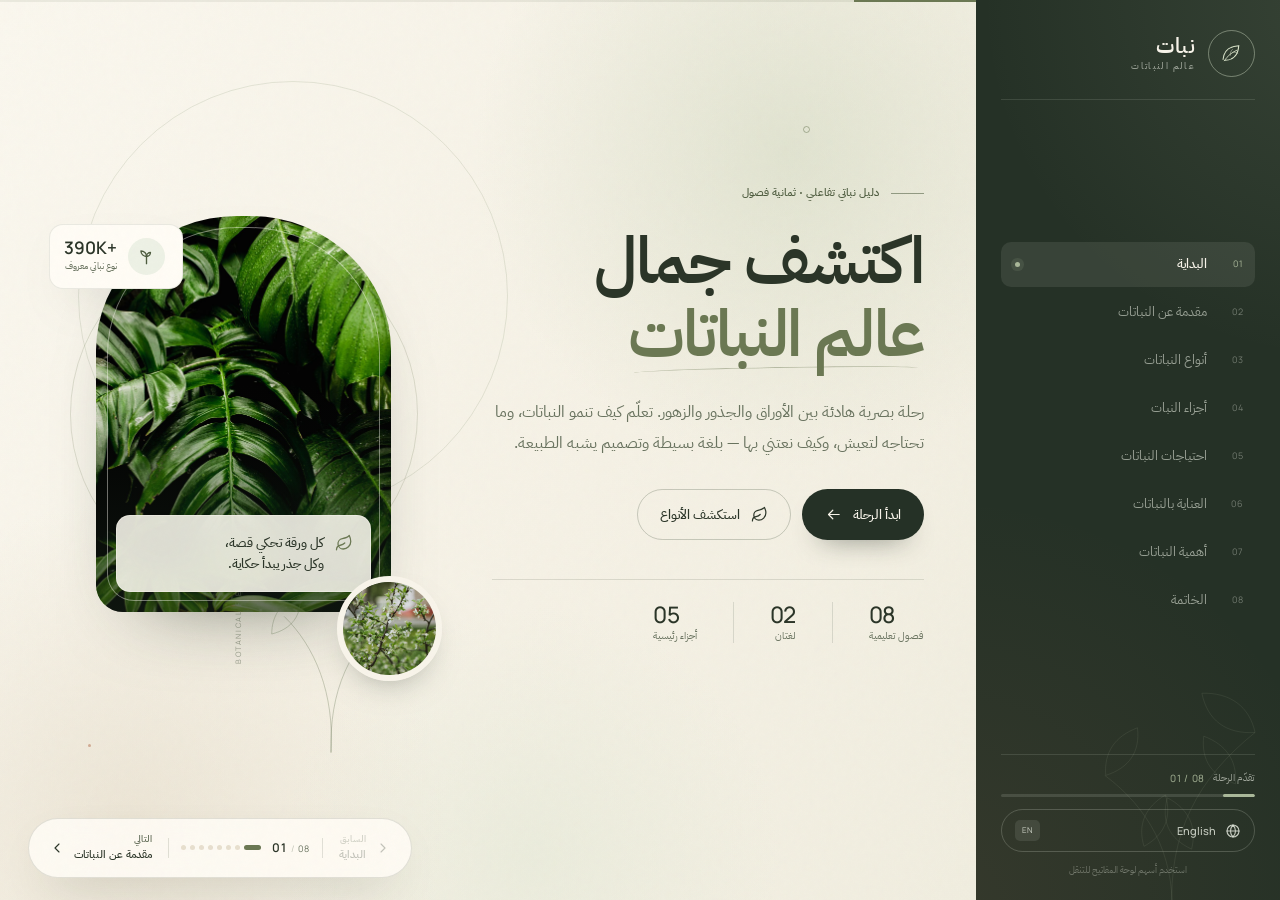
<file: index.html>
<!DOCTYPE html>
<html lang="ar" dir="rtl">
<head>
  <meta charset="UTF-8">
  <meta name="viewport" content="width=device-width, initial-scale=1.0">
  <meta name="description" content="عالم النباتات — دليل تعليمي تفاعلي عن أنواع النباتات وأجزائها واحتياجاتها والعناية بها. An interactive guide to the world of plants.">
  <meta name="theme-color" content="#28352a">
  <title>نبات | عالم النباتات — دليل تفاعلي</title>
  <link rel="icon" href="data:image/svg+xml,%3Csvg xmlns='http://www.w3.org/2000/svg' viewBox='0 0 64 64'%3E%3Crect width='64' height='64' rx='18' fill='%2328352a'/%3E%3Cpath d='M15 44c1-17 12-27 34-28-1 19-12 30-29 30' fill='none' stroke='%23dce6cc' stroke-width='3.5' stroke-linecap='round'/%3E%3Cpath d='M18 46c8-11 16-17 26-21' fill='none' stroke='%23dce6cc' stroke-width='3' stroke-linecap='round'/%3E%3C/svg%3E">
  <link rel="preconnect" href="https://fonts.googleapis.com">
  <link rel="preconnect" href="https://fonts.gstatic.com" crossorigin>
  <link href="https://fonts.googleapis.com/css2?family=Cormorant+Garamond:ital,wght@0,400;0,500;0,600;1,400;1,500&family=IBM+Plex+Sans+Arabic:wght@300;400;500;600;700&family=Manrope:wght@400;500;600;700&display=swap" rel="stylesheet">
  <link rel="stylesheet" href="css/styles.css">
</head>
<body data-slide="home">
  <a class="skip-link" href="#mainContent">
    <span class="t-ar" lang="ar">تجاوز إلى المحتوى</span>
    <span class="t-en" lang="en">Skip to content</span>
  </a>

  <svg class="svg-sprite" aria-hidden="true" xmlns="http://www.w3.org/2000/svg">
    <defs>
      <symbol id="i-leaf" viewBox="0 0 24 24"><path d="M11 20A7 7 0 0 1 9.8 6.1C15.5 5 17 4.5 19 2c1 2 2 4.2 2 8 0 5.5-4.8 10-10 10Z"/><path d="M2 21c0-3 1.9-5.4 5.1-6C9.5 14.5 12 13 13 12"/></symbol>
      <symbol id="i-sprout" viewBox="0 0 24 24"><path d="M12 21v-9"/><path d="M12 12C12 8.1 8.9 5 5 5c0 3.9 3.1 7 7 7Z"/><path d="M12 12c0-2.8 2.2-5 5-5 0 2.8-2.2 5-5 5Z"/></symbol>
      <symbol id="i-sun" viewBox="0 0 24 24"><circle cx="12" cy="12" r="4"/><path d="M12 2v2M12 20v2M4.9 4.9l1.4 1.4M17.7 17.7l1.4 1.4M2 12h2M20 12h2M4.9 19.1l1.4-1.4M17.7 6.3l1.4-1.4"/></symbol>
      <symbol id="i-water" viewBox="0 0 24 24"><path d="M12 2.7S5.2 10 5.2 14.6a6.8 6.8 0 0 0 13.6 0C18.8 10 12 2.7 12 2.7Z"/><path d="M9 15.5c.3 1.3 1.3 2.2 2.6 2.4"/></symbol>
      <symbol id="i-air" viewBox="0 0 24 24"><path d="M3 8h10a3 3 0 1 0-3-3"/><path d="M3 12h15a3 3 0 1 1-3 3"/><path d="M3 16h6"/></symbol>
      <symbol id="i-soil" viewBox="0 0 24 24"><path d="M2.5 18h19"/><path d="M4.5 18c0-3.4 3.2-5.4 7.5-5.4s7.5 2 7.5 5.4"/><path d="M8 9.5v-2M12 8V5.5M16 9.5v-2"/></symbol>
      <symbol id="i-flower" viewBox="0 0 24 24"><circle cx="12" cy="4.8" r="2.8"/><circle cx="18.3" cy="8.5" r="2.8"/><circle cx="18.3" cy="15.5" r="2.8"/><circle cx="12" cy="19.2" r="2.8"/><circle cx="5.7" cy="15.5" r="2.8"/><circle cx="5.7" cy="8.5" r="2.8"/><circle cx="12" cy="12" r="2.6"/></symbol>
      <symbol id="i-root" viewBox="0 0 24 24"><path d="M12 3v8"/><path d="m12 11-5 5-3 1"/><path d="m12 11 5 5 3 1"/><path d="m7 16-1 5"/><path d="m17 16 1 5"/><path d="M12 11v10"/></symbol>
      <symbol id="i-stem" viewBox="0 0 24 24"><path d="M12 21V5"/><path d="M12 13C9 13 5.8 10.8 5.8 7c4 0 6.2 2.2 6.2 6Z"/><path d="M12 9c3 0 6.2-2.2 6.2-6-4 0-6.2 2.2-6.2 6Z"/></symbol>
      <symbol id="i-fruit" viewBox="0 0 24 24"><path d="M12 7.2C10 5.2 6 6.2 6 11c0 5 3 9 6 9s6-4 6-9c0-4.8-4-5.8-6-3.8Z"/><path d="M12 7.2c0-2 1-3.2 3-4.2"/></symbol>
      <symbol id="i-heart" viewBox="0 0 24 24"><path d="M20.8 4.6a5.5 5.5 0 0 0-7.8 0L12 5.7l-1.1-1.1a5.5 5.5 0 0 0-7.8 7.8l1.1 1.1L12 21l7.7-7.5 1.1-1.1a5.5 5.5 0 0 0 0-7.8Z"/></symbol>
      <symbol id="i-globe" viewBox="0 0 24 24"><circle cx="12" cy="12" r="9"/><path d="M3 12h18M12 3c2.5 2.6 3.8 5.7 3.8 9S14.5 18.4 12 21M12 3c-2.5 2.6-3.8 5.7-3.8 9s1.3 6.4 3.8 9"/></symbol>
      <symbol id="i-shield" viewBox="0 0 24 24"><path d="M12 3 5 6v5c0 4.5 3 7.5 7 10 4-2.5 7-5.5 7-10V6l-7-3Z"/><path d="m9 12 2 2 4-4"/></symbol>
      <symbol id="i-check" viewBox="0 0 24 24"><path d="m20 6-11 11-5-5"/></symbol>
      <symbol id="i-menu" viewBox="0 0 24 24"><path d="M4 7h16M4 12h16M4 17h16"/></symbol>
      <symbol id="i-close" viewBox="0 0 24 24"><path d="m6 6 12 12M18 6 6 18"/></symbol>
      <symbol id="i-chevron-left" viewBox="0 0 24 24"><path d="m15 18-6-6 6-6"/></symbol>
      <symbol id="i-chevron-right" viewBox="0 0 24 24"><path d="m9 18 6-6-6-6"/></symbol>
      <symbol id="i-arrow-right" viewBox="0 0 24 24"><path d="M4 12h15"/><path d="m13 6 6 6-6 6"/></symbol>
      <symbol id="i-rotate" viewBox="0 0 24 24"><path d="M3 12a9 9 0 1 0 3-6.7L3 8"/><path d="M3 3v5h5"/></symbol>
      <symbol id="i-sparkle" viewBox="0 0 24 24"><path d="M12 3c.7 5.4 3.6 8.3 9 9-5.4.7-8.3 3.6-9 9-.7-5.4-3.6-8.3-9-9 5.4-.7 8.3-3.6 9-9Z"/></symbol>
      <symbol id="i-eye" viewBox="0 0 24 24"><path d="M2 12s3.5-7 10-7 10 7 10 7-3.5 7-10 7S2 12 2 12Z"/><circle cx="12" cy="12" r="3"/></symbol>
      <symbol id="i-thermometer" viewBox="0 0 24 24"><path d="M14 14.8V5a2 2 0 0 0-4 0v9.8a4 4 0 1 0 4 0Z"/><path d="M12 9v6"/></symbol>
      <symbol id="i-cursor" viewBox="0 0 24 24"><path d="m5 3 14 8-6 2-2 6-6-16Z"/></symbol>
    </defs>
  </svg>

  <div class="page-grain" aria-hidden="true"></div>

  <aside class="sidebar" id="sidebar" aria-label="التنقل الرئيسي">
    <div class="sidebar__top">
      <a class="brand" href="#home" data-slide-link="home" aria-label="نبات — الصفحة الرئيسية">
        <span class="brand__mark" aria-hidden="true">
          <svg viewBox="0 0 48 48" fill="none">
            <path d="M10 34C11 20.5 19.5 12 36 11c-.8 15.5-9.5 24-22.5 24" stroke="currentColor" stroke-width="1.7" stroke-linecap="round"/>
            <path d="M12 36c6-8.6 12.5-13.8 21-17.5" stroke="currentColor" stroke-width="1.4" stroke-linecap="round"/>
            <path d="M22 27c-.4-3.8.7-7 3.5-9.7M26.5 22c2.8-.3 5.5.4 8 2" stroke="currentColor" stroke-width="1.2" stroke-linecap="round" opacity=".65"/>
          </svg>
        </span>
        <span class="brand__word">
          <span class="brand__name">
            <span class="t-ar" lang="ar">نبات</span>
            <span class="t-en" lang="en">NABAT</span>
          </span>
          <span class="brand__sub">
            <span class="t-ar" lang="ar">عالم النباتات</span>
            <span class="t-en" lang="en">The World of Plants</span>
          </span>
        </span>
      </a>
      <button class="icon-btn sidebar__close" type="button" data-nav-close aria-label="إغلاق القائمة">
        <svg class="icon"><use href="#i-close"></use></svg>
      </button>
    </div>

    <div class="sidebar__rule" aria-hidden="true"></div>

    <nav class="chapter-nav" aria-label="فصول العرض التقديمي">
      <a class="nav-item is-active" href="#home" data-slide-link="home" aria-current="page" data-label-ar="البداية — الصفحة 1" data-label-en="Home — page 1">
        <span class="nav-item__index">01</span>
        <span class="nav-item__name"><span class="t-ar" lang="ar">البداية</span><span class="t-en" lang="en">Home</span></span>
        <span class="nav-item__dot" aria-hidden="true"></span>
      </a>
      <a class="nav-item" href="#introduction" data-slide-link="introduction" data-label-ar="مقدمة عن النباتات — الصفحة 2" data-label-en="Introduction to plants — page 2">
        <span class="nav-item__index">02</span>
        <span class="nav-item__name"><span class="t-ar" lang="ar">مقدمة عن النباتات</span><span class="t-en" lang="en">Introduction</span></span>
        <span class="nav-item__dot" aria-hidden="true"></span>
      </a>
      <a class="nav-item" href="#types" data-slide-link="types" data-label-ar="أنواع النباتات — الصفحة 3" data-label-en="Types of plants — page 3">
        <span class="nav-item__index">03</span>
        <span class="nav-item__name"><span class="t-ar" lang="ar">أنواع النباتات</span><span class="t-en" lang="en">Plant Types</span></span>
        <span class="nav-item__dot" aria-hidden="true"></span>
      </a>
      <a class="nav-item" href="#parts" data-slide-link="parts" data-label-ar="أجزاء النبات — الصفحة 4" data-label-en="Parts of a plant — page 4">
        <span class="nav-item__index">04</span>
        <span class="nav-item__name"><span class="t-ar" lang="ar">أجزاء النبات</span><span class="t-en" lang="en">Plant Parts</span></span>
        <span class="nav-item__dot" aria-hidden="true"></span>
      </a>
      <a class="nav-item" href="#needs" data-slide-link="needs" data-label-ar="احتياجات النباتات — الصفحة 5" data-label-en="Plant needs — page 5">
        <span class="nav-item__index">05</span>
        <span class="nav-item__name"><span class="t-ar" lang="ar">احتياجات النباتات</span><span class="t-en" lang="en">Plant Needs</span></span>
        <span class="nav-item__dot" aria-hidden="true"></span>
      </a>
      <a class="nav-item" href="#care" data-slide-link="care" data-label-ar="العناية بالنباتات — الصفحة 6" data-label-en="Plant care — page 6">
        <span class="nav-item__index">06</span>
        <span class="nav-item__name"><span class="t-ar" lang="ar">العناية بالنباتات</span><span class="t-en" lang="en">Plant Care</span></span>
        <span class="nav-item__dot" aria-hidden="true"></span>
      </a>
      <a class="nav-item" href="#importance" data-slide-link="importance" data-label-ar="أهمية النباتات — الصفحة 7" data-label-en="Importance of plants — page 7">
        <span class="nav-item__index">07</span>
        <span class="nav-item__name"><span class="t-ar" lang="ar">أهمية النباتات</span><span class="t-en" lang="en">Importance</span></span>
        <span class="nav-item__dot" aria-hidden="true"></span>
      </a>
      <a class="nav-item" href="#conclusion" data-slide-link="conclusion" data-label-ar="الخاتمة — الصفحة 8" data-label-en="Conclusion — page 8">
        <span class="nav-item__index">08</span>
        <span class="nav-item__name"><span class="t-ar" lang="ar">الخاتمة</span><span class="t-en" lang="en">Conclusion</span></span>
        <span class="nav-item__dot" aria-hidden="true"></span>
      </a>
    </nav>

    <div class="sidebar__bottom">
      <div class="sidebar-progress">
        <div class="sidebar-progress__top">
          <span class="t-ar" lang="ar">تقدّم الرحلة</span>
          <span class="t-en" lang="en">Journey progress</span>
          <span class="sidebar-progress__count" id="sidebarProgressCount">01 / 08</span>
        </div>
        <div class="progress-track" aria-hidden="true"><span class="progress-track__fill" id="sidebarProgressBar"></span></div>
      </div>
      <button class="lang-switch" type="button" data-lang-toggle aria-label="Switch to English">
        <svg class="icon" aria-hidden="true"><use href="#i-globe"></use></svg>
        <span class="lang-switch__text"><span class="t-ar" lang="ar">English</span><span class="t-en" lang="en">العربية</span></span>
        <span class="lang-switch__key" aria-hidden="true"><span class="t-ar" lang="ar">EN</span><span class="t-en" lang="en">ع</span></span>
      </button>
      <p class="sidebar__hint">
        <span class="t-ar" lang="ar">استخدم أسهم لوحة المفاتيح للتنقل</span>
        <span class="t-en" lang="en">Use the arrow keys to navigate</span>
      </p>
    </div>

    <svg class="sidebar__botanical" viewBox="0 0 300 320" fill="none" aria-hidden="true">
      <path d="M150 320c-4-85 28-143 89-192M150 320c2-62-25-111-72-146" stroke="currentColor" stroke-width="1"/>
      <path d="M239 128c-31 2-51-13-57-42 30-1 51 14 57 42ZM218 183c-25-8-37-25-34-51 24 9 36 26 34 51ZM171 253c-24-11-33-30-26-55 23 12 32 31 26 55ZM79 174c25-8 37-25 34-51-24 9-36 26-34 51ZM120 250c22-12 30-31 23-55-22 13-30 32-23 55Z" stroke="currentColor" stroke-width="1"/>
    </svg>
  </aside>

  <div class="nav-backdrop" data-nav-close aria-hidden="true"></div>

  <header class="mobile-bar">
    <a class="mobile-brand" href="#home" data-slide-link="home" aria-label="نبات — الصفحة الرئيسية">
      <span class="brand__mark" aria-hidden="true">
        <svg viewBox="0 0 48 48" fill="none"><path d="M10 34C11 20.5 19.5 12 36 11c-.8 15.5-9.5 24-22.5 24" stroke="currentColor" stroke-width="1.7" stroke-linecap="round"/><path d="M12 36c6-8.6 12.5-13.8 21-17.5" stroke="currentColor" stroke-width="1.4" stroke-linecap="round"/></svg>
      </span>
      <span class="mobile-brand__name">
        <span class="t-ar" lang="ar">نبات</span>
        <span class="t-en" lang="en">NABAT</span>
      </span>
    </a>
    <div class="mobile-bar__actions">
      <button class="mobile-lang" type="button" data-lang-toggle aria-label="Switch to English">
        <span class="t-ar" lang="ar">EN</span>
        <span class="t-en" lang="en">ع</span>
      </button>
      <button class="menu-btn" type="button" data-nav-open aria-expanded="false" aria-controls="sidebar" aria-label="فتح القائمة">
        <svg class="icon"><use href="#i-menu"></use></svg>
      </button>
    </div>
  </header>

  <div class="site-main">
    <div class="top-progress" aria-hidden="true"><span id="topProgressBar"></span></div>
    <main id="mainContent" tabindex="-1">
      <p class="sr-only" id="slideAnnouncer" aria-live="polite"></p>

      <section class="slide slide--home is-active" id="home" data-index="0" aria-labelledby="homeTitle">
        <div class="slide__ornament slide__ornament--one" aria-hidden="true"></div>
        <div class="slide__ornament slide__ornament--two" aria-hidden="true"></div>
        <div class="slide-inner">
          <div class="home-grid">
            <div class="hero-copy">
              <p class="eyebrow reveal" style="--delay:.05s">
                <span class="eyebrow__line" aria-hidden="true"></span>
                <span class="t-ar" lang="ar">دليل نباتي تفاعلي · ثمانية فصول</span>
                <span class="t-en" lang="en">An interactive botanical field guide · 8 chapters</span>
              </p>
              <h1 class="hero-title reveal" id="homeTitle" style="--delay:.12s">
                <span class="t-ar" lang="ar">اكتشف جمال<br><em>عالم النباتات</em></span>
                <span class="t-en" lang="en">Discover the quiet beauty of<br><em>the plant world</em></span>
              </h1>
              <p class="hero-lead reveal" style="--delay:.2s">
                <span class="t-ar" lang="ar">رحلة بصرية هادئة بين الأوراق والجذور والزهور. تعلّم كيف تنمو النباتات، وما تحتاجه لتعيش، وكيف نعتني بها — بلغة بسيطة وتصميم يشبه الطبيعة.</span>
                <span class="t-en" lang="en">A slow visual journey through leaves, roots, and flowers. Learn how plants grow, what they need to thrive, and how to care for them — in a language as gentle as nature itself.</span>
              </p>
              <div class="hero-actions reveal" style="--delay:.28s">
                <button class="btn btn--primary" type="button" data-next>
                  <span class="t-ar" lang="ar">ابدأ الرحلة</span>
                  <span class="t-en" lang="en">Begin the journey</span>
                  <svg class="icon arrow-icon" aria-hidden="true"><use href="#i-arrow-right"></use></svg>
                </button>
                <button class="btn btn--ghost" type="button" data-goto="types">
                  <svg class="icon" aria-hidden="true"><use href="#i-leaf"></use></svg>
                  <span class="t-ar" lang="ar">استكشف الأنواع</span>
                  <span class="t-en" lang="en">Explore plant types</span>
                </button>
              </div>
              <div class="hero-stats reveal" style="--delay:.36s">
                <div class="hero-stat">
                  <strong>08</strong>
                  <span class="t-ar" lang="ar">فصول تعليمية</span>
                  <span class="t-en" lang="en">learning chapters</span>
                </div>
                <div class="hero-stat">
                  <strong>02</strong>
                  <span class="t-ar" lang="ar">لغتان</span>
                  <span class="t-en" lang="en">languages</span>
                </div>
                <div class="hero-stat">
                  <strong>05</strong>
                  <span class="t-ar" lang="ar">أجزاء رئيسية</span>
                  <span class="t-en" lang="en">essential parts</span>
                </div>
              </div>
            </div>

            <div class="hero-visual reveal" style="--delay:.2s">
              <div class="hero-visual__ring" aria-hidden="true"></div>
              <div class="hero-arch">
                <img src="assets/img/hero-leaves.jpg" alt="أوراق نبات استوائية خضراء" data-alt-ar="أوراق نبات استوائية خضراء" data-alt-en="Lush tropical green leaves" fetchpriority="high">
                <div class="hero-arch__shade" aria-hidden="true"></div>
                <div class="hero-quote">
                  <svg class="icon" aria-hidden="true"><use href="#i-leaf"></use></svg>
                  <p>
                    <span class="t-ar" lang="ar">كل ورقة تحكي قصة،<br>وكل جذر يبدأ حكاية.</span>
                    <span class="t-en" lang="en">Every leaf tells a story.<br>Every root begins one.</span>
                  </p>
                </div>
              </div>
              <div class="hero-floating-stat">
                <span class="hero-floating-stat__icon"><svg class="icon" aria-hidden="true"><use href="#i-sprout"></use></svg></span>
                <span>
                  <strong>390K+</strong>
                  <small><span class="t-ar" lang="ar">نوع نباتي معروف</span><span class="t-en" lang="en">known plant species</span></small>
                </span>
              </div>
              <div class="hero-mini-image">
                <img src="assets/img/blossom.jpg" alt="أزهار بيضاء متفتحة" data-alt-ar="أزهار بيضاء متفتحة" data-alt-en="Delicate white blossoms" loading="lazy">
              </div>
              <span class="hero-vertical" aria-hidden="true">Botanical field notes · 2026</span>
              <svg class="hero-line-art" viewBox="0 0 260 260" fill="none" aria-hidden="true">
                <path d="M130 255c-2-70 20-120 73-165M130 255c4-67-18-120-53-154" stroke="currentColor" stroke-width="1"/>
                <path d="M200 99c-28 0-46-14-50-40 27 1 45 16 50 40ZM180 151c-24-7-35-23-33-46 22 9 33 25 33 46ZM63 121c23-6 34-21 32-44-21 7-32 23-32 44Z" stroke="currentColor" stroke-width="1"/>
              </svg>
            </div>
          </div>
        </div>
      </section>
      <section class="slide slide--introduction" id="introduction" data-index="1" aria-labelledby="introTitle" hidden>
        <div class="slide-inner">
          <header class="page-heading">
            <div class="page-heading__copy">
              <p class="eyebrow reveal" style="--delay:.02s">
                <span class="eyebrow__line" aria-hidden="true"></span>
                <span class="t-ar" lang="ar">مقدمة عن النباتات</span>
                <span class="t-en" lang="en">Introduction to plants</span>
              </p>
              <h2 class="page-title reveal" id="introTitle" style="--delay:.08s">
                <span class="t-ar" lang="ar">النباتات: الحياة الصامتة<br><em>التي تصنع عالمنا</em></span>
                <span class="t-en" lang="en">Plants: the quiet life<br><em>that shapes our world</em></span>
              </h2>
              <p class="page-lead reveal" style="--delay:.15s">
                <span class="t-ar" lang="ar">من الطحالب الدقيقة إلى الأشجار العالية، تشكّل النباتات أساس الحياة على الأرض. إنها تصنع غذاءها بنفسها، وتعيد إلى الهواء ما نحتاجه لنتنفس.</span>
                <span class="t-en" lang="en">From microscopic algae to towering trees, plants form the foundation of life on Earth. They make their own food and return to the air what we need to breathe.</span>
              </p>
            </div>
            <span class="chapter-ghost reveal" aria-hidden="true" style="--delay:.06s">02</span>
          </header>

          <div class="intro-layout">
            <div class="intro-copy">
              <p class="definition reveal" style="--delay:.2s">
                <span class="t-ar" lang="ar">النباتات كائنات حية <strong>متعددة الخلايا</strong>، توجد في الماء وعلى اليابسة، وتصنع غذاءها غالبًا عبر <strong>البناء الضوئي</strong> باستخدام ضوء الشمس. وتتميز بجدران خلوية من السليلوز، وبقدرتها على النمو والتكيّف مع بيئتها.</span>
                <span class="t-en" lang="en">Plants are <strong>multicellular</strong> living organisms found on land and in water. Most make their own food through <strong>photosynthesis</strong>, using sunlight, water, and carbon dioxide. Their cells have cellulose walls, and they grow and adapt throughout their lives.</span>
              </p>

              <div class="characteristic-grid">
                <article class="characteristic-card reveal" style="--delay:.26s">
                  <span class="characteristic-card__icon"><svg class="icon" aria-hidden="true"><use href="#i-sun"></use></svg></span>
                  <h3>
                    <span class="t-ar" lang="ar">البناء الضوئي</span>
                    <span class="t-en" lang="en">Photosynthesis</span>
                  </h3>
                  <p>
                    <span class="t-ar" lang="ar">تحوّل ضوء الشمس والماء وثاني أكسيد الكربون إلى غذاء وأكسجين.</span>
                    <span class="t-en" lang="en">Turns sunlight, water, and CO₂ into food and oxygen.</span>
                  </p>
                </article>
                <article class="characteristic-card reveal" style="--delay:.32s">
                  <span class="characteristic-card__icon"><svg class="icon" aria-hidden="true"><use href="#i-stem"></use></svg></span>
                  <h3>
                    <span class="t-ar" lang="ar">جدار خلوي</span>
                    <span class="t-en" lang="en">Cell walls</span>
                  </h3>
                  <p>
                    <span class="t-ar" lang="ar">يمنح الخلايا النباتية دعامة وشكلًا مميزًا.</span>
                    <span class="t-en" lang="en">Give plant cells structure and support.</span>
                  </p>
                </article>
                <article class="characteristic-card reveal" style="--delay:.38s">
                  <span class="characteristic-card__icon"><svg class="icon" aria-hidden="true"><use href="#i-sprout"></use></svg></span>
                  <h3>
                    <span class="t-ar" lang="ar">النمو والتكيّف</span>
                    <span class="t-en" lang="en">Growth &amp; adaptation</span>
                  </h3>
                  <p>
                    <span class="t-ar" lang="ar">تنمو طوال حياتها وتتأقلم مع الضوء والحرارة والتربة.</span>
                    <span class="t-en" lang="en">Plants keep growing and adjust to light, temperature, and soil.</span>
                  </p>
                </article>
                <article class="characteristic-card reveal" style="--delay:.44s">
                  <span class="characteristic-card__icon"><svg class="icon" aria-hidden="true"><use href="#i-flower"></use></svg></span>
                  <h3>
                    <span class="t-ar" lang="ar">التكاثر</span>
                    <span class="t-en" lang="en">Reproduction</span>
                  </h3>
                  <p>
                    <span class="t-ar" lang="ar">تتكاثر بالبذور أو الأبواغ أو الأجزاء الخضرية.</span>
                    <span class="t-en" lang="en">Through seeds, spores, or vegetative parts.</span>
                  </p>
                </article>
              </div>
            </div>

            <figure class="intro-figure reveal" style="--delay:.24s">
              <div class="intro-figure__frame">
                <img src="assets/img/greenhouse.jpg" alt="بيت محمي مليء بالنباتات" data-alt-ar="بيت محمي مليء بالنباتات" data-alt-en="A glasshouse filled with plants" loading="lazy">
              </div>
              <figcaption>
                <span class="t-ar" lang="ar">بيوت محمية، حيث تُدرس النباتات وتُحمى.</span>
                <span class="t-en" lang="en">Glasshouses: places where plants are studied and protected.</span>
              </figcaption>
              <blockquote class="image-quote">
                <svg class="icon" aria-hidden="true"><use href="#i-leaf"></use></svg>
                <p>
                  <span class="t-ar" lang="ar">النباتات لا تنتج الغذاء فحسب؛ إنها تصنع الهواء الذي نتنفسه.</span>
                  <span class="t-en" lang="en">Plants do more than make food; they make the air we breathe.</span>
                </p>
              </blockquote>
            </figure>
          </div>

          <aside class="fact-banner reveal" style="--delay:.48s">
            <span class="fact-banner__icon"><svg class="icon" aria-hidden="true"><use href="#i-sparkle"></use></svg></span>
            <p>
              <strong><span class="t-ar" lang="ar">هل تعلم؟</span><span class="t-en" lang="en">Did you know?</span></strong>
              <span class="t-ar" lang="ar">بعض النباتات، مثل فينوس صائد الذباب، تصطاد الحشرات لتحصل على النيتروجين.</span>
              <span class="t-en" lang="en">Some plants, like the Venus flytrap, capture insects to obtain nitrogen.</span>
            </p>
            <span class="fact-banner__mark" aria-hidden="true">+390K</span>
          </aside>
        </div>
      </section>

      <section class="slide slide--types" id="types" data-index="2" aria-labelledby="typesTitle" hidden>
        <div class="slide-inner">
          <header class="page-heading">
            <div class="page-heading__copy">
              <p class="eyebrow reveal" style="--delay:.02s">
                <span class="eyebrow__line" aria-hidden="true"></span>
                <span class="t-ar" lang="ar">أنواع النباتات</span>
                <span class="t-en" lang="en">Types of plants</span>
              </p>
              <h2 class="page-title reveal" id="typesTitle" style="--delay:.08s">
                <span class="t-ar" lang="ar">لكل بيئة<br><em>نباتها</em></span>
                <span class="t-en" lang="en">Every environment<br><em>has its own green</em></span>
              </h2>
              <p class="page-lead reveal" style="--delay:.15s">
                <span class="t-ar" lang="ar">تختلف النباتات في الشكل والحجم والاحتياجات، لكنها تشترك جميعها في رحلة البحث عن الضوء والماء. تعرّف على أربع عائلات نباتية من حولنا.</span>
                <span class="t-en" lang="en">Plants differ in shape, size, and needs — yet all are on the same search for light and water. Meet four plant families from around us.</span>
              </p>
            </div>
            <span class="chapter-ghost reveal" aria-hidden="true" style="--delay:.06s">03</span>
          </header>

          <div class="type-grid">
            <article class="type-card reveal" style="--delay:.18s">
              <button class="type-card__trigger" type="button" aria-expanded="false" data-label-ar="اعرض تفاصيل النباتات الداخلية" data-label-en="Show indoor plants details">
                <span class="type-card__inner">
                  <span class="type-card__face type-card__front">
                    <img src="assets/img/indoor.jpg" alt="نباتات داخلية في غرفة مشمسة" data-alt-ar="نباتات داخلية في غرفة مشمسة" data-alt-en="Indoor plants in a sunlit room" loading="lazy">
                    <span class="type-card__overlay" aria-hidden="true"></span>
                    <span class="type-card__topline"><span>01</span><span>INDOOR</span></span>
                    <span class="type-card__front-copy">
                      <span class="type-card__label"><span class="t-ar" lang="ar">داخل المنزل</span><span class="t-en" lang="en">Inside the home</span></span>
                      <span class="type-card__name"><span class="t-ar" lang="ar">نباتات داخلية</span><span class="t-en" lang="en">Indoor plants</span></span>
                      <span class="type-card__hint"><svg class="icon" aria-hidden="true"><use href="#i-cursor"></use></svg><span class="t-ar" lang="ar">اضغط للاستكشاف</span><span class="t-en" lang="en">Tap to explore</span></span>
                    </span>
                  </span>
                  <span class="type-card__face type-card__back">
                    <span class="type-card__back-kicker"><span>01</span><span class="t-ar" lang="ar">بطاقة النوع</span><span class="t-en" lang="en">Plant card</span></span>
                    <span class="type-card__back-title"><span class="t-ar" lang="ar">نباتات داخلية</span><span class="t-en" lang="en">Indoor plants</span></span>
                    <span class="type-card__back-copy">
                      <span class="t-ar" lang="ar">رفقة هادئة للمنازل والمكاتب، تحوّل الزوايا الصغيرة إلى مساحات خضراء تحتاج ضوءًا غير مباشر وريًا معتدلًا.</span>
                      <span class="t-en" lang="en">Quiet companions for homes and offices, turning small corners into green retreats. They prefer bright indirect light and moderate watering.</span>
                    </span>
                    <span class="type-card__tags" aria-hidden="true"><span>Monstera</span><span>Snake plant</span><span>Ficus</span></span>
                    <span class="type-card__back-hint"><svg class="icon" aria-hidden="true"><use href="#i-rotate"></use></svg><span class="t-ar" lang="ar">اضغط للعودة</span><span class="t-en" lang="en">Tap to close</span></span>
                  </span>
                </span>
              </button>
            </article>

            <article class="type-card reveal" style="--delay:.26s">
              <button class="type-card__trigger" type="button" aria-expanded="false" data-label-ar="اعرض تفاصيل النباتات الخارجية" data-label-en="Show outdoor plants details">
                <span class="type-card__inner">
                  <span class="type-card__face type-card__front">
                    <img src="assets/img/outdoor-planting.jpg" alt="يدان تزرعان نبتة في الهواء الطلق" data-alt-ar="يدان تزرعان نبتة في الهواء الطلق" data-alt-en="Hands planting a seedling outdoors" loading="lazy">
                    <span class="type-card__overlay" aria-hidden="true"></span>
                    <span class="type-card__topline"><span>02</span><span>OUTDOOR</span></span>
                    <span class="type-card__front-copy">
                      <span class="type-card__label"><span class="t-ar" lang="ar">في الحديقة</span><span class="t-en" lang="en">In the garden</span></span>
                      <span class="type-card__name"><span class="t-ar" lang="ar">نباتات خارجية</span><span class="t-en" lang="en">Outdoor plants</span></span>
                      <span class="type-card__hint"><svg class="icon" aria-hidden="true"><use href="#i-cursor"></use></svg><span class="t-ar" lang="ar">اضغط للاستكشاف</span><span class="t-en" lang="en">Tap to explore</span></span>
                    </span>
                  </span>
                  <span class="type-card__face type-card__back">
                    <span class="type-card__back-kicker"><span>02</span><span class="t-ar" lang="ar">بطاقة النوع</span><span class="t-en" lang="en">Plant card</span></span>
                    <span class="type-card__back-title"><span class="t-ar" lang="ar">نباتات خارجية</span><span class="t-en" lang="en">Outdoor plants</span></span>
                    <span class="type-card__back-copy">
                      <span class="t-ar" lang="ar">تنمو في الحدائق والأفنية وتتحمل تقلبات الطقس. تحتاج شمسًا كافية وتربة جيدة التصريف وتقليمًا موسميًا.</span>
                      <span class="t-en" lang="en">Garden and balcony growers that stand up to changing weather. They need plenty of sun, well-draining soil, and seasonal pruning.</span>
                    </span>
                    <span class="type-card__tags" aria-hidden="true"><span>Rose</span><span>Jasmine</span><span>Rosemary</span></span>
                    <span class="type-card__back-hint"><svg class="icon" aria-hidden="true"><use href="#i-rotate"></use></svg><span class="t-ar" lang="ar">اضغط للعودة</span><span class="t-en" lang="en">Tap to close</span></span>
                  </span>
                </span>
              </button>
            </article>

            <article class="type-card reveal" style="--delay:.34s">
              <button class="type-card__trigger" type="button" aria-expanded="false" data-label-ar="اعرض تفاصيل النباتات المزهرة" data-label-en="Show flowering plants details">
                <span class="type-card__inner">
                  <span class="type-card__face type-card__front">
                    <img src="assets/img/flowering.jpg" alt="زهور وردية داكنة بين الأوراق" data-alt-ar="زهور وردية داكنة بين الأوراق" data-alt-en="Deep pink flowers among leaves" loading="lazy">
                    <span class="type-card__overlay" aria-hidden="true"></span>
                    <span class="type-card__topline"><span>03</span><span>FLOWERING</span></span>
                    <span class="type-card__front-copy">
                      <span class="type-card__label"><span class="t-ar" lang="ar">ألوان وعطور</span><span class="t-en" lang="en">Colour &amp; scent</span></span>
                      <span class="type-card__name"><span class="t-ar" lang="ar">نباتات مزهرة</span><span class="t-en" lang="en">Flowering plants</span></span>
                      <span class="type-card__hint"><svg class="icon" aria-hidden="true"><use href="#i-cursor"></use></svg><span class="t-ar" lang="ar">اضغط للاستكشاف</span><span class="t-en" lang="en">Tap to explore</span></span>
                    </span>
                  </span>
                  <span class="type-card__face type-card__back">
                    <span class="type-card__back-kicker"><span>03</span><span class="t-ar" lang="ar">بطاقة النوع</span><span class="t-en" lang="en">Plant card</span></span>
                    <span class="type-card__back-title"><span class="t-ar" lang="ar">نباتات مزهرة</span><span class="t-en" lang="en">Flowering plants</span></span>
                    <span class="type-card__back-copy">
                      <span class="t-ar" lang="ar">ألوان وعطور تستدعي الملقحات وتبهج المكان. تحتاج ضوءًا قويًا وتغذية منتظمة لإطالة موسم الإزهار.</span>
                      <span class="t-en" lang="en">Colour and scent that invite pollinators and lift the spirit. Strong light and regular feeding help extend the bloom season.</span>
                    </span>
                    <span class="type-card__tags" aria-hidden="true"><span>Tulip</span><span>Chrysanthemum</span><span>Peony</span></span>
                    <span class="type-card__back-hint"><svg class="icon" aria-hidden="true"><use href="#i-rotate"></use></svg><span class="t-ar" lang="ar">اضغط للعودة</span><span class="t-en" lang="en">Tap to close</span></span>
                  </span>
                </span>
              </button>
            </article>

            <article class="type-card reveal" style="--delay:.42s">
              <button class="type-card__trigger" type="button" aria-expanded="false" data-label-ar="اعرض تفاصيل النباتات الصحراوية" data-label-en="Show desert plants details">
                <span class="type-card__inner">
                  <span class="type-card__face type-card__front">
                    <img src="assets/img/desert-cacti.jpg" alt="صبار متعدد في بيئة صحراوية" data-alt-ar="صبار متعدد في بيئة صحراوية" data-alt-en="A cluster of cacti in a dry landscape" loading="lazy">
                    <span class="type-card__overlay" aria-hidden="true"></span>
                    <span class="type-card__topline"><span>04</span><span>DESERT</span></span>
                    <span class="type-card__front-copy">
                      <span class="type-card__label"><span class="t-ar" lang="ar">حياة الجفاف</span><span class="t-en" lang="en">Life in the dry</span></span>
                      <span class="type-card__name"><span class="t-ar" lang="ar">نباتات صحراوية</span><span class="t-en" lang="en">Desert plants</span></span>
                      <span class="type-card__hint"><svg class="icon" aria-hidden="true"><use href="#i-cursor"></use></svg><span class="t-ar" lang="ar">اضغط للاستكشاف</span><span class="t-en" lang="en">Tap to explore</span></span>
                    </span>
                  </span>
                  <span class="type-card__face type-card__back">
                    <span class="type-card__back-kicker"><span>04</span><span class="t-ar" lang="ar">بطاقة النوع</span><span class="t-en" lang="en">Plant card</span></span>
                    <span class="type-card__back-title"><span class="t-ar" lang="ar">نباتات صحراوية</span><span class="t-en" lang="en">Desert plants</span></span>
                    <span class="type-card__back-copy">
                      <span class="t-ar" lang="ar">فرادة العيش في قلب الجفاف، حيث تُحفظ كل قطرة ماء بعناية. تحتاج شمسًا مباشرة وريًا قليلًا وتربة سريعة التصريف.</span>
                      <span class="t-en" lang="en">Masters of survival in dry places, where every drop of water is treasured. They need direct sun, infrequent watering, and fast-draining soil.</span>
                    </span>
                    <span class="type-card__tags" aria-hidden="true"><span>Cactus</span><span>Aloe vera</span><span>Agave</span></span>
                    <span class="type-card__back-hint"><svg class="icon" aria-hidden="true"><use href="#i-rotate"></use></svg><span class="t-ar" lang="ar">اضغط للعودة</span><span class="t-en" lang="en">Tap to close</span></span>
                  </span>
                </span>
              </button>
            </article>
          </div>

          <p class="interaction-hint reveal" style="--delay:.5s">
            <svg class="icon" aria-hidden="true"><use href="#i-cursor"></use></svg>
            <span class="t-ar" lang="ar">اضغط على أي بطاقة لكشف احتياجاتها وأمثلتها.</span>
            <span class="t-en" lang="en">Tap any card to reveal its needs and examples.</span>
          </p>
        </div>
      </section>
      <section class="slide slide--parts" id="parts" data-index="3" aria-labelledby="partsTitle" hidden>
        <div class="slide-inner">
          <header class="page-heading">
            <div class="page-heading__copy">
              <p class="eyebrow reveal" style="--delay:.02s">
                <span class="eyebrow__line" aria-hidden="true"></span>
                <span class="t-ar" lang="ar">أجزاء النبات</span>
                <span class="t-en" lang="en">Parts of a plant</span>
              </p>
              <h2 class="page-title reveal" id="partsTitle" style="--delay:.08s">
                <span class="t-ar" lang="ar">من الجذر<br><em>إلى الزهرة</em></span>
                <span class="t-en" lang="en">From root<br><em>to bloom</em></span>
              </h2>
              <p class="page-lead reveal" style="--delay:.15s">
                <span class="t-ar" lang="ar">خمسة أجزاء تتكامل في نظام واحد: الجذور تُثبّت، والساق تنقل، والأوراق تصنع الغذاء، والزهرة تكمل الحكاية، والثمرة تحفظ البداية.</span>
                <span class="t-en" lang="en">Five parts, one living system: roots anchor, the stem transports, leaves make food, flowers continue the story, and fruits protect its beginning.</span>
              </p>
            </div>
            <span class="chapter-ghost reveal" aria-hidden="true" style="--delay:.06s">04</span>
          </header>

          <div class="parts-layout">
            <div class="parts-art reveal" style="--delay:.18s">
              <div class="art-frame" id="partsArt">
                <span class="art-frame__label" aria-hidden="true">PLANTA · ANATOMY</span>
                <div class="art-photo">
                  <img src="assets/img/leaf-macro.jpg" alt="تفاصيل قريبة لورقة نبات" data-alt-ar="تفاصيل قريبة لورقة نبات" data-alt-en="A close-up detail of a plant leaf" loading="lazy">
                </div>
                <svg class="botanical-svg" viewBox="0 0 600 720" fill="none" xmlns="http://www.w3.org/2000/svg" aria-hidden="true">
                  <circle cx="302" cy="335" r="238" fill="#f8f5ea" opacity=".72"/>
                  <circle cx="302" cy="335" r="268" stroke="#7f8e6c" stroke-width="1" stroke-dasharray="2 11" opacity=".45"/>
                  <path d="M40 558c72-15 139-5 201 2 80 9 137-9 207-11 41-1 77 3 112 12v159H40V558Z" fill="#e5dec9" opacity=".8"/>
                  <path d="M40 568c77-10 129-3 198 3 75 6 138-9 208-10 42-1 76 3 114 11" stroke="#b3ac93" stroke-width="1.2" stroke-dasharray="3 7"/>

                  <g class="plant-part" data-part="roots">
                    <path d="M305 560c2 50-7 92-27 154" stroke="#687451" stroke-width="5" stroke-linecap="round"/>
                    <path d="M302 590c-32 17-55 45-72 94M297 625c-32 25-44 53-50 83M311 607c31 20 52 43 63 89M309 655c17 21 17 40 14 57M290 667c-18 20-22 35-26 45" stroke="#687451" stroke-width="3" stroke-linecap="round"/>
                    <path d="M282 584c-19 6-36 18-49 34M315 620c20 8 39 20 53 38M279 648c-15 5-27 14-36 26M316 679c11 10 20 21 25 31" stroke="#84916f" stroke-width="1.6" stroke-linecap="round"/>
                    <circle cx="230" cy="684" r="3" fill="#687451"/>
                    <circle cx="247" cy="708" r="2.5" fill="#687451"/>
                    <circle cx="374" cy="696" r="3" fill="#687451"/>
                    <circle cx="264" cy="712" r="2.5" fill="#687451"/>
                    <circle cx="323" cy="712" r="2" fill="#687451"/>
                  </g>

                  <g class="plant-part" data-part="stem">
                    <path d="M305 565c-19-80 15-143 4-210-9-64 18-134 36-207" stroke="#4f5d41" stroke-width="5" stroke-linecap="round"/>
                    <path d="M311 446c33-13 61-23 91-37" stroke="#4f5d41" stroke-width="3" stroke-linecap="round"/>
                    <circle cx="309" cy="355" r="4.5" fill="#4f5d41"/>
                    <circle cx="321" cy="230" r="4" fill="#4f5d41"/>
                  </g>

                  <g class="plant-part" data-part="leaf">
                    <path d="M311 409c45-43 104-56 166-76-27 56-88 86-166 76Z" fill="#93a37e" stroke="#4f5d41" stroke-width="2"/>
                    <path d="M318 405c56-19 100-38 143-58M358 390l7-31M393 374l9-29M425 355l9-24" stroke="#687451" stroke-width="1.2" stroke-linecap="round" opacity=".8"/>
                    <path d="M308 465c-45-43-102-54-163-77 25 58 87 90 163 77Z" fill="#a3b28e" stroke="#4f5d41" stroke-width="2"/>
                    <path d="M302 459c-52-22-94-44-138-66M266 438l-10-31M231 420l-11-27M198 401l-10-23" stroke="#687451" stroke-width="1.2" stroke-linecap="round" opacity=".8"/>
                    <path d="M313 331c-41-35-91-41-135-67 32 52 77 75 135 67Z" fill="#aab895" stroke="#4f5d41" stroke-width="2"/>
                    <path d="M307 326c-42-18-78-35-110-55M276 309l-8-24M245 292l-9-20" stroke="#687451" stroke-width="1.1" stroke-linecap="round" opacity=".75"/>
                    <path d="M321 277c38-36 85-48 127-69-23 55-66 81-127 69Z" fill="#8e9f79" stroke="#4f5d41" stroke-width="2"/>
                    <path d="M327 271c39-17 72-33 101-51M360 256l7-25M392 241l8-22" stroke="#687451" stroke-width="1.1" stroke-linecap="round" opacity=".75"/>
                    <path d="M306 535c-42-23-86-23-122-42 30 42 73 58 122 42Z" fill="#9cab85" stroke="#4f5d41" stroke-width="2"/>
                    <path d="M301 529c-37-13-68-25-95-38M263 514l-8-21" stroke="#687451" stroke-width="1.1" stroke-linecap="round" opacity=".75"/>
                  </g>

                  <g class="plant-part" data-part="fruit">
                    <path d="M311 437c38 5 75 0 110-14" stroke="#4f5d41" stroke-width="2.4" stroke-linecap="round"/>
                    <circle cx="438" cy="411" r="25" fill="#b9785a" stroke="#7d4e39" stroke-width="1.8"/>
                    <circle cx="467" cy="431" r="19" fill="#c88b6e" stroke="#7d4e39" stroke-width="1.8"/>
                    <circle cx="443" cy="445" r="16" fill="#a9674d" stroke="#7d4e39" stroke-width="1.8"/>
                    <circle cx="431" cy="403" r="7" fill="#d9a28a" opacity=".7"/>
                    <circle cx="460" cy="425" r="5" fill="#e2b49c" opacity=".65"/>
                    <path d="M445 389c2-9 9-14 19-15-2 9-8 14-19 15Z" fill="#84916f" stroke="#4f5d41" stroke-width="1.2"/>
                  </g>

                  <g class="plant-part" data-part="flower">
                    <g fill="#f2e1da" stroke="#a47c72" stroke-width="1.7">
                      <ellipse cx="350" cy="99" rx="19" ry="39"/>
                      <ellipse cx="350" cy="99" rx="19" ry="39" transform="rotate(60 350 138)"/>
                      <ellipse cx="350" cy="99" rx="19" ry="39" transform="rotate(120 350 138)"/>
                      <ellipse cx="350" cy="99" rx="19" ry="39" transform="rotate(180 350 138)"/>
                      <ellipse cx="350" cy="99" rx="19" ry="39" transform="rotate(240 350 138)"/>
                      <ellipse cx="350" cy="99" rx="19" ry="39" transform="rotate(300 350 138)"/>
                    </g>
                    <g fill="#f7ecde" stroke="#b68a78" stroke-width="1.2" opacity=".9">
                      <ellipse cx="350" cy="113" rx="11" ry="25" transform="rotate(30 350 138)"/>
                      <ellipse cx="350" cy="113" rx="11" ry="25" transform="rotate(90 350 138)"/>
                      <ellipse cx="350" cy="113" rx="11" ry="25" transform="rotate(150 350 138)"/>
                      <ellipse cx="350" cy="113" rx="11" ry="25" transform="rotate(210 350 138)"/>
                      <ellipse cx="350" cy="113" rx="11" ry="25" transform="rotate(270 350 138)"/>
                      <ellipse cx="350" cy="113" rx="11" ry="25" transform="rotate(330 350 138)"/>
                    </g>
                    <circle cx="350" cy="138" r="20" fill="#d7b283" stroke="#8f6b48" stroke-width="1.6"/>
                    <circle cx="350" cy="138" r="8" fill="#8f6b48"/>
                    <circle cx="344" cy="130" r="2" fill="#f5e5c8" opacity=".9"/>
                  </g>

                  <g opacity=".65" stroke="#a0ab8c" stroke-width="1">
                    <path d="M120 178c8 4 12 10 14 19M472 255c8-3 16-3 24 1M155 455c7 3 11 8 13 16M478 500c7-1 13 1 18 5"/>
                  </g>
                  <circle cx="465" cy="182" r="4" fill="#b9785a" opacity=".65"/>
                  <circle cx="142" cy="326" r="3" fill="#7f8e6c" opacity=".7"/>
                </svg>

                <button class="hotspot" type="button" data-part-target="flower" style="--x:58%;--y:19%" aria-label="الزهرة — Flower" data-label-ar="اعرض تفاصيل الزهرة" data-label-en="Show flower details">
                  <span>01</span><span class="hotspot__label"><span class="t-ar" lang="ar">الزهرة</span><span class="t-en" lang="en">Flower</span></span>
                </button>
                <button class="hotspot" type="button" data-part-target="leaf" style="--x:36%;--y:57%" aria-label="الأوراق — Leaves" data-label-ar="اعرض تفاصيل الأوراق" data-label-en="Show leaf details">
                  <span>02</span><span class="hotspot__label"><span class="t-ar" lang="ar">الأوراق</span><span class="t-en" lang="en">Leaves</span></span>
                </button>
                <button class="hotspot" type="button" data-part-target="stem" style="--x:52%;--y:48%" aria-label="الساق — Stem" data-label-ar="اعرض تفاصيل الساق" data-label-en="Show stem details">
                  <span>03</span><span class="hotspot__label"><span class="t-ar" lang="ar">الساق</span><span class="t-en" lang="en">Stem</span></span>
                </button>
                <button class="hotspot" type="button" data-part-target="fruit" style="--x:76%;--y:56%" aria-label="الثمار — Fruit" data-label-ar="اعرض تفاصيل الثمار" data-label-en="Show fruit details">
                  <span>04</span><span class="hotspot__label"><span class="t-ar" lang="ar">الثمار</span><span class="t-en" lang="en">Fruit</span></span>
                </button>
                <button class="hotspot" type="button" data-part-target="roots" style="--x:50%;--y:88%" aria-label="الجذور — Roots" data-label-ar="اعرض تفاصيل الجذور" data-label-en="Show root details">
                  <span>05</span><span class="hotspot__label"><span class="t-ar" lang="ar">الجذور</span><span class="t-en" lang="en">Roots</span></span>
                </button>
              </div>
              <p class="parts-art__note">
                <svg class="icon" aria-hidden="true"><use href="#i-cursor"></use></svg>
                <span class="t-ar" lang="ar">اضغط على أي نقطة مرقمة في الرسم.</span>
                <span class="t-en" lang="en">Tap any numbered point on the illustration.</span>
              </p>
            </div>

            <div class="parts-panel reveal" style="--delay:.28s">
              <div class="part-tabs" role="tablist" aria-label="أجزاء النبات">
                <button class="part-tab is-active" type="button" id="tab-roots" role="tab" aria-selected="true" aria-controls="partDetail" data-part-target="roots" data-label-ar="الجذور" data-label-en="Roots">
                  <span class="part-tab__index">01</span>
                  <span class="part-tab__icon"><svg class="icon" aria-hidden="true"><use href="#i-root"></use></svg></span>
                  <span class="part-tab__name"><span class="t-ar" lang="ar">الجذور</span><span class="t-en" lang="en">Roots</span></span>
                  <svg class="icon part-tab__chevron" aria-hidden="true"><use href="#i-chevron-left"></use></svg>
                </button>
                <button class="part-tab" type="button" id="tab-stem" role="tab" aria-selected="false" aria-controls="partDetail" data-part-target="stem" data-label-ar="الساق" data-label-en="Stem">
                  <span class="part-tab__index">02</span>
                  <span class="part-tab__icon"><svg class="icon" aria-hidden="true"><use href="#i-stem"></use></svg></span>
                  <span class="part-tab__name"><span class="t-ar" lang="ar">الساق</span><span class="t-en" lang="en">Stem</span></span>
                  <svg class="icon part-tab__chevron" aria-hidden="true"><use href="#i-chevron-left"></use></svg>
                </button>
                <button class="part-tab" type="button" id="tab-leaf" role="tab" aria-selected="false" aria-controls="partDetail" data-part-target="leaf" data-label-ar="الأوراق" data-label-en="Leaves">
                  <span class="part-tab__index">03</span>
                  <span class="part-tab__icon"><svg class="icon" aria-hidden="true"><use href="#i-leaf"></use></svg></span>
                  <span class="part-tab__name"><span class="t-ar" lang="ar">الأوراق</span><span class="t-en" lang="en">Leaves</span></span>
                  <svg class="icon part-tab__chevron" aria-hidden="true"><use href="#i-chevron-left"></use></svg>
                </button>
                <button class="part-tab" type="button" id="tab-flower" role="tab" aria-selected="false" aria-controls="partDetail" data-part-target="flower" data-label-ar="الأزهار" data-label-en="Flowers">
                  <span class="part-tab__index">04</span>
                  <span class="part-tab__icon"><svg class="icon" aria-hidden="true"><use href="#i-flower"></use></svg></span>
                  <span class="part-tab__name"><span class="t-ar" lang="ar">الأزهار</span><span class="t-en" lang="en">Flowers</span></span>
                  <svg class="icon part-tab__chevron" aria-hidden="true"><use href="#i-chevron-left"></use></svg>
                </button>
                <button class="part-tab" type="button" id="tab-fruit" role="tab" aria-selected="false" aria-controls="partDetail" data-part-target="fruit" data-label-ar="الثمار" data-label-en="Fruit">
                  <span class="part-tab__index">05</span>
                  <span class="part-tab__icon"><svg class="icon" aria-hidden="true"><use href="#i-fruit"></use></svg></span>
                  <span class="part-tab__name"><span class="t-ar" lang="ar">الثمار</span><span class="t-en" lang="en">Fruit</span></span>
                  <svg class="icon part-tab__chevron" aria-hidden="true"><use href="#i-chevron-left"></use></svg>
                </button>
              </div>
              <div class="part-detail" id="partDetail" role="tabpanel" aria-labelledby="tab-roots" tabindex="0">
                <noscript><p>JavaScript is required to view plant part details.</p></noscript>
              </div>
            </div>
          </div>
        </div>
      </section>
      <section class="slide slide--needs" id="needs" data-index="4" aria-labelledby="needsTitle" hidden>
        <div class="slide-inner">
          <header class="page-heading">
            <div class="page-heading__copy">
              <p class="eyebrow reveal" style="--delay:.02s">
                <span class="eyebrow__line" aria-hidden="true"></span>
                <span class="t-ar" lang="ar">احتياجات النباتات</span>
                <span class="t-en" lang="en">Plant needs</span>
              </p>
              <h2 class="page-title reveal" id="needsTitle" style="--delay:.08s">
                <span class="t-ar" lang="ar">ماذا تحتاج النبتة<br><em>لتنمو؟</em></span>
                <span class="t-en" lang="en">What does a plant need<br><em>to thrive?</em></span>
              </h2>
              <p class="page-lead reveal" style="--delay:.15s">
                <span class="t-ar" lang="ar">ليست العناية وصفة واحدة للجميع، لكن أربعة عناصر أساسية تصنع الفرق بين نبتة باقية ونبتة مزدهرة.</span>
                <span class="t-en" lang="en">Care is not one recipe for every plant, but four essentials make the difference between surviving and flourishing.</span>
              </p>
            </div>
            <span class="chapter-ghost reveal" aria-hidden="true" style="--delay:.06s">05</span>
          </header>

          <div class="needs-layout">
            <div class="needs-visual reveal" style="--delay:.2s">
              <div class="needs-visual__frame">
                <img src="assets/img/monstera.jpg" alt="نبتة مونستيرا كبيرة في أصيص" data-alt-ar="نبتة مونستيرا كبيرة في أصيص" data-alt-en="A large monstera plant in a terracotta pot" loading="lazy">
              </div>
              <blockquote class="needs-quote">
                <span class="needs-quote__mark" aria-hidden="true">“</span>
                <p>
                  <span class="t-ar" lang="ar">أفضل النباتات ليست تلك التي تُسقى أكثر، بل تلك التي تُفهم أكثر.</span>
                  <span class="t-en" lang="en">The best-kept plants are not watered most; they are understood best.</span>
                </p>
              </blockquote>
              <div class="golden-rule">
                <span class="golden-rule__icon"><svg class="icon" aria-hidden="true"><use href="#i-sun"></use></svg></span>
                <span>
                  <small><span class="t-ar" lang="ar">القاعدة الذهبية</span><span class="t-en" lang="en">The golden rule</span></small>
                  <strong><span class="t-ar" lang="ar">اعتدال · ملاحظة · صبر</span><span class="t-en" lang="en">Balance · Observe · Wait</span></strong>
                </span>
              </div>
            </div>

            <div class="needs-grid">
              <button class="need-card reveal" type="button" aria-expanded="false" style="--delay:.22s" data-label-ar="اعرض نصيحة عن الماء" data-label-en="Show a watering tip">
                <span class="need-card__top">
                  <span class="need-card__icon"><svg class="icon" aria-hidden="true"><use href="#i-water"></use></svg></span>
                  <span class="need-card__index">01</span>
                </span>
                <span class="need-card__name"><span class="t-ar" lang="ar">الماء</span><span class="t-en" lang="en">Water</span></span>
                <span class="need-card__tag"><span class="t-ar" lang="ar">شريان النقل</span><span class="t-en" lang="en">The carrier</span></span>
                <span class="need-card__copy">
                  <span class="t-ar" lang="ar">ينقل الماء والمعادن من الجذور إلى بقية الأجزاء، ويحافظ على انتفاخ الخلايا.</span>
                  <span class="t-en" lang="en">Carries water and minerals from the roots and keeps cells firm and healthy.</span>
                </span>
                <span class="need-card__hint"><span class="t-ar" lang="ar">نصيحة عملية</span><span class="t-en" lang="en">Practical tip</span><svg class="icon" aria-hidden="true"><use href="#i-arrow-right"></use></svg></span>
                <span class="need-card__tip">
                  <span class="need-card__tip-label"><svg class="icon" aria-hidden="true"><use href="#i-water"></use></svg><span class="t-ar" lang="ar">نصيحة الماء</span><span class="t-en" lang="en">Water tip</span></span>
                  <span class="need-card__tip-copy">
                    <span class="t-ar" lang="ar">تحقق من رطوبة التربة بإصبعك قبل الري. الري العميق أفضل من الرش المتكرر.</span>
                    <span class="t-en" lang="en">Check soil moisture with your finger before watering. Deep watering beats frequent sprinkling.</span>
                  </span>
                  <span class="need-card__close"><svg class="icon" aria-hidden="true"><use href="#i-rotate"></use></svg><span class="t-ar" lang="ar">إغلاق</span><span class="t-en" lang="en">Close</span></span>
                </span>
              </button>

              <button class="need-card reveal" type="button" aria-expanded="false" style="--delay:.28s" data-label-ar="اعرض نصيحة عن الضوء" data-label-en="Show a light tip">
                <span class="need-card__top">
                  <span class="need-card__icon"><svg class="icon" aria-hidden="true"><use href="#i-sun"></use></svg></span>
                  <span class="need-card__index">02</span>
                </span>
                <span class="need-card__name"><span class="t-ar" lang="ar">الضوء</span><span class="t-en" lang="en">Light</span></span>
                <span class="need-card__tag"><span class="t-ar" lang="ar">مصدر الطاقة</span><span class="t-en" lang="en">The energy</span></span>
                <span class="need-card__copy">
                  <span class="t-ar" lang="ar">يستخدمه النبات في البناء الضوئي، وتختلف حاجته بين شمس مباشرة وضوء غير مباشر.</span>
                  <span class="t-en" lang="en">Powers photosynthesis. Needs range from direct sun to soft indirect light.</span>
                </span>
                <span class="need-card__hint"><span class="t-ar" lang="ar">نصيحة عملية</span><span class="t-en" lang="en">Practical tip</span><svg class="icon" aria-hidden="true"><use href="#i-arrow-right"></use></svg></span>
                <span class="need-card__tip">
                  <span class="need-card__tip-label"><svg class="icon" aria-hidden="true"><use href="#i-sun"></use></svg><span class="t-ar" lang="ar">نصيحة الضوء</span><span class="t-en" lang="en">Light tip</span></span>
                  <span class="need-card__tip-copy">
                    <span class="t-ar" lang="ar">أدر الأصيص ربع دورة كل أسبوع حتى ينمو النبات بتوازن نحو الضوء.</span>
                    <span class="t-en" lang="en">Rotate the pot a quarter turn each week so the plant grows evenly toward the light.</span>
                  </span>
                  <span class="need-card__close"><svg class="icon" aria-hidden="true"><use href="#i-rotate"></use></svg><span class="t-ar" lang="ar">إغلاق</span><span class="t-en" lang="en">Close</span></span>
                </span>
              </button>

              <button class="need-card reveal" type="button" aria-expanded="false" style="--delay:.34s" data-label-ar="اعرض نصيحة عن الهواء" data-label-en="Show an air tip">
                <span class="need-card__top">
                  <span class="need-card__icon"><svg class="icon" aria-hidden="true"><use href="#i-air"></use></svg></span>
                  <span class="need-card__index">03</span>
                </span>
                <span class="need-card__name"><span class="t-ar" lang="ar">الهواء</span><span class="t-en" lang="en">Air</span></span>
                <span class="need-card__tag"><span class="t-ar" lang="ar">تنفّس صامت</span><span class="t-en" lang="en">The quiet breath</span></span>
                <span class="need-card__copy">
                  <span class="t-ar" lang="ar">يحتاج النبات ثاني أكسيد الكربون للبناء الضوئي والأكسجين للتنفس، ويحتاج حركة هواء لطيفة.</span>
                  <span class="t-en" lang="en">Plants need CO₂ for photosynthesis and oxygen for respiration, plus gentle air movement.</span>
                </span>
                <span class="need-card__hint"><span class="t-ar" lang="ar">نصيحة عملية</span><span class="t-en" lang="en">Practical tip</span><svg class="icon" aria-hidden="true"><use href="#i-arrow-right"></use></svg></span>
                <span class="need-card__tip">
                  <span class="need-card__tip-label"><svg class="icon" aria-hidden="true"><use href="#i-air"></use></svg><span class="t-ar" lang="ar">نصيحة الهواء</span><span class="t-en" lang="en">Air tip</span></span>
                  <span class="need-card__tip-copy">
                    <span class="t-ar" lang="ar">لا تحشر النباتات في زاوية مغلقة؛ الهواء الراكد يشجّع العفن ويضعف الأوراق.</span>
                    <span class="t-en" lang="en">Don’t crowd plants into a closed corner. Still air encourages mould and weak leaves.</span>
                  </span>
                  <span class="need-card__close"><svg class="icon" aria-hidden="true"><use href="#i-rotate"></use></svg><span class="t-ar" lang="ar">إغلاق</span><span class="t-en" lang="en">Close</span></span>
                </span>
              </button>

              <button class="need-card reveal" type="button" aria-expanded="false" style="--delay:.4s" data-label-ar="اعرض نصيحة عن التربة" data-label-en="Show a soil tip">
                <span class="need-card__top">
                  <span class="need-card__icon"><svg class="icon" aria-hidden="true"><use href="#i-soil"></use></svg></span>
                  <span class="need-card__index">04</span>
                </span>
                <span class="need-card__name"><span class="t-ar" lang="ar">التربة</span><span class="t-en" lang="en">Soil</span></span>
                <span class="need-card__tag"><span class="t-ar" lang="ar">بيت الجذور</span><span class="t-en" lang="en">The root home</span></span>
                <span class="need-card__copy">
                  <span class="t-ar" lang="ar">تثبّت النبات وتمنحه الماء والمعادن، وتحتاج تصريفًا جيدًا وتهوية كافية.</span>
                  <span class="t-en" lang="en">Anchors the plant and holds water and nutrients. It needs good drainage and airflow.</span>
                </span>
                <span class="need-card__hint"><span class="t-ar" lang="ar">نصيحة عملية</span><span class="t-en" lang="en">Practical tip</span><svg class="icon" aria-hidden="true"><use href="#i-arrow-right"></use></svg></span>
                <span class="need-card__tip">
                  <span class="need-card__tip-label"><svg class="icon" aria-hidden="true"><use href="#i-soil"></use></svg><span class="t-ar" lang="ar">نصيحة التربة</span><span class="t-en" lang="en">Soil tip</span></span>
                  <span class="need-card__tip-copy">
                    <span class="t-ar" lang="ar">اختر أصيصًا بفتحة تصريف، وخلطة تربة تناسب نوع النبات وحجم جذوره.</span>
                    <span class="t-en" lang="en">Choose a pot with a drainage hole and a mix suited to the plant and its root size.</span>
                  </span>
                  <span class="need-card__close"><svg class="icon" aria-hidden="true"><use href="#i-rotate"></use></svg><span class="t-ar" lang="ar">إغلاق</span><span class="t-en" lang="en">Close</span></span>
                </span>
              </button>
            </div>
          </div>

          <p class="interaction-hint reveal" style="--delay:.46s">
            <svg class="icon" aria-hidden="true"><use href="#i-cursor"></use></svg>
            <span class="t-ar" lang="ar">اضغط على أي بطاقة لكشف نصيحة عملية.</span>
            <span class="t-en" lang="en">Tap any card to reveal a practical tip.</span>
          </p>
        </div>
      </section>
      <section class="slide slide--care" id="care" data-index="5" aria-labelledby="careTitle" hidden>
        <div class="slide-inner">
          <header class="page-heading">
            <div class="page-heading__copy">
              <p class="eyebrow reveal" style="--delay:.02s">
                <span class="eyebrow__line" aria-hidden="true"></span>
                <span class="t-ar" lang="ar">العناية بالنباتات</span>
                <span class="t-en" lang="en">Plant care</span>
              </p>
              <h2 class="page-title reveal" id="careTitle" style="--delay:.08s">
                <span class="t-ar" lang="ar">العناية: لغة صغيرة<br><em>تُقال كل يوم</em></span>
                <span class="t-en" lang="en">Care is a language<br><em>spoken every day</em></span>
              </h2>
              <p class="page-lead reveal" style="--delay:.15s">
                <span class="t-ar" lang="ar">لا تحتاج النباتات إلى عناية مثالية، بل إلى روتين ثابت وملاحظة هادئة. ابدأ بأساسيات الري والتغذية والمراقبة، وستتعلّم النبتة أن تكافئك بالنمو.</span>
                <span class="t-en" lang="en">Plants don’t need perfection — they need a steady rhythm and a quiet eye. Start with watering, feeding, and observation, and they will answer with growth.</span>
              </p>
            </div>
            <span class="chapter-ghost reveal" aria-hidden="true" style="--delay:.06s">06</span>
          </header>

          <div class="care-layout">
            <div class="care-visual reveal" style="--delay:.2s">
              <figure class="care-figure">
                <img src="assets/img/care-potting.jpg" alt="شخص يعتني بنبتة داخلية ويعيد زراعتها" data-alt-ar="شخص يعتني بنبتة داخلية ويعيد زراعتها" data-alt-en="A person caring for and repotting a houseplant" loading="lazy">
                <figcaption>
                  <svg class="icon" aria-hidden="true"><use href="#i-heart"></use></svg>
                  <span class="t-ar" lang="ar">لحظات صغيرة، أثر كبير.</span>
                  <span class="t-en" lang="en">Small moments, lasting growth.</span>
                </figcaption>
              </figure>
              <div class="care-note">
                <span class="care-note__icon"><svg class="icon" aria-hidden="true"><use href="#i-eye"></use></svg></span>
                <p>
                  <strong><span class="t-ar" lang="ar">راقب قبل أن تعالج.</span><span class="t-en" lang="en">Observe before you treat.</span></strong>
                  <span class="t-ar" lang="ar">لكل نوع إيقاعه؛ اقرأ احتياجاته قبل أن تضع له جدولًا.</span>
                  <span class="t-en" lang="en">Every plant has its own rhythm. Learn its needs before setting a schedule.</span>
                </p>
              </div>
            </div>

            <div class="care-checklist reveal" style="--delay:.28s">
              <div class="care-checklist__head">
                <div>
                  <span class="care-checklist__kicker"><span class="t-ar" lang="ar">روتين بسيط</span><span class="t-en" lang="en">A simple ritual</span></span>
                  <h3><span class="t-ar" lang="ar">قائمة العناية الأسبوعية</span><span class="t-en" lang="en">Weekly care list</span></h3>
                </div>
                <div class="progress-ring" id="careRing" style="--progress:0" aria-hidden="true">
                  <span><strong id="careDone">0</strong><small>/ 5</small></span>
                </div>
              </div>
              <p class="care-checklist__intro">
                <span class="t-ar" lang="ar">علّم المهام المنجزة — تُحفظ تلقائيًا في متصفحك.</span>
                <span class="t-en" lang="en">Tick what you’ve done — your progress is saved in this browser.</span>
              </p>

              <div class="care-items">
                <label class="care-item">
                  <input type="checkbox" data-care-item>
                  <span class="care-item__check"><svg class="icon" aria-hidden="true"><use href="#i-check"></use></svg></span>
                  <span class="care-item__text">
                    <strong><span class="t-ar" lang="ar">المس التربة قبل الري</span><span class="t-en" lang="en">Feel the soil before watering</span></strong>
                    <small><span class="t-ar" lang="ar">اسقِ عندما تجف الطبقة العلوية 2–3 سم.</span><span class="t-en" lang="en">Water when the top 2–3 cm feels dry.</span></small>
                  </span>
                </label>
                <label class="care-item">
                  <input type="checkbox" data-care-item>
                  <span class="care-item__check"><svg class="icon" aria-hidden="true"><use href="#i-check"></use></svg></span>
                  <span class="care-item__text">
                    <strong><span class="t-ar" lang="ar">أدر الأصيص نحو الضوء</span><span class="t-en" lang="en">Turn the pot toward the light</span></strong>
                    <small><span class="t-ar" lang="ar">ربع دورة كل أسبوع لنمو متوازن.</span><span class="t-en" lang="en">A quarter turn each week for even growth.</span></small>
                  </span>
                </label>
                <label class="care-item">
                  <input type="checkbox" data-care-item>
                  <span class="care-item__check"><svg class="icon" aria-hidden="true"><use href="#i-check"></use></svg></span>
                  <span class="care-item__text">
                    <strong><span class="t-ar" lang="ar">امسح الغبار عن الأوراق</span><span class="t-en" lang="en">Wipe dust from the leaves</span></strong>
                    <small><span class="t-ar" lang="ar">أوراق نظيفة تلتقط الضوء بكفاءة أكبر.</span><span class="t-en" lang="en">Clean leaves capture light more efficiently.</span></small>
                  </span>
                </label>
                <label class="care-item">
                  <input type="checkbox" data-care-item>
                  <span class="care-item__check"><svg class="icon" aria-hidden="true"><use href="#i-check"></use></svg></span>
                  <span class="care-item__text">
                    <strong><span class="t-ar" lang="ar">أزل الأوراق الصفراء أو الجافة</span><span class="t-en" lang="en">Remove yellow or dry leaves</span></strong>
                    <small><span class="t-ar" lang="ar">بلطف، ودون إجهاد الساق.</span><span class="t-en" lang="en">Gently, without straining the stem.</span></small>
                  </span>
                </label>
                <label class="care-item">
                  <input type="checkbox" data-care-item>
                  <span class="care-item__check"><svg class="icon" aria-hidden="true"><use href="#i-check"></use></svg></span>
                  <span class="care-item__text">
                    <strong><span class="t-ar" lang="ar">افحص الأوراق بحثًا عن الآفات</span><span class="t-en" lang="en">Check leaves for pests</span></strong>
                    <small><span class="t-ar" lang="ar">افحص الوجه السفلي للأوراق قرب العقد.</span><span class="t-en" lang="en">Look under leaves and around leaf nodes.</span></small>
                  </span>
                </label>
              </div>

              <div class="care-checklist__foot">
                <p class="care-complete" id="careComplete" hidden>
                  <svg class="icon" aria-hidden="true"><use href="#i-sprout"></use></svg>
                  <span class="t-ar" lang="ar">أحسنت! نبتتك ممتنة لعنايتك.</span>
                  <span class="t-en" lang="en">Lovely. Your plant is grateful for the care.</span>
                </p>
                <button class="text-btn" type="button" id="careReset">
                  <svg class="icon" aria-hidden="true"><use href="#i-rotate"></use></svg>
                  <span class="t-ar" lang="ar">إعادة تعيين القائمة</span>
                  <span class="t-en" lang="en">Reset the list</span>
                </button>
              </div>
            </div>
          </div>

          <div class="care-tips">
            <article class="care-tip reveal" style="--delay:.34s">
              <span class="care-tip__icon"><svg class="icon" aria-hidden="true"><use href="#i-water"></use></svg></span>
              <div><h3><span class="t-ar" lang="ar">الري الذكي</span><span class="t-en" lang="en">Smart watering</span></h3>
              <p><span class="t-ar" lang="ar">عندما تجف الطبقة العلوية 2–3 سم، اسقِ حتى يخرج الماء من فتحة التصريف.</span><span class="t-en" lang="en">When the top 2–3 cm is dry, water until it drains from the pot.</span></p></div>
            </article>
            <article class="care-tip reveal" style="--delay:.4s">
              <span class="care-tip__icon"><svg class="icon" aria-hidden="true"><use href="#i-sprout"></use></svg></span>
              <div><h3><span class="t-ar" lang="ar">التسميد</span><span class="t-en" lang="en">Feeding</span></h3>
              <p><span class="t-ar" lang="ar">مرة شهريًا في الربيع والصيف، وقلّل أو أوقف في الشتاء حسب نوع النبتة.</span><span class="t-en" lang="en">Once a month in spring and summer; reduce or pause in winter, depending on the plant.</span></p></div>
            </article>
            <article class="care-tip reveal" style="--delay:.46s">
              <span class="care-tip__icon"><svg class="icon" aria-hidden="true"><use href="#i-leaf"></use></svg></span>
              <div><h3><span class="t-ar" lang="ar">التقليم</span><span class="t-en" lang="en">Pruning</span></h3>
              <p><span class="t-ar" lang="ar">أزل الأجزاء الميتة بلطف لتوجيه الطاقة نحو نمو جديد.</span><span class="t-en" lang="en">Gently remove dead growth to direct energy into new leaves.</span></p></div>
            </article>
            <article class="care-tip reveal" style="--delay:.52s">
              <span class="care-tip__icon"><svg class="icon" aria-hidden="true"><use href="#i-eye"></use></svg></span>
              <div><h3><span class="t-ar" lang="ar">الملاحظة</span><span class="t-en" lang="en">Observation</span></h3>
              <p><span class="t-ar" lang="ar">الأوراق الشاحبة أو الأطراف البنية رسائل مبكرة؛ عالج السبب لا العَرَض.</span><span class="t-en" lang="en">Pale leaves or brown edges are early messages. Treat the cause, not only the symptom.</span></p></div>
            </article>
          </div>
        </div>
      </section>
      <section class="slide slide--importance" id="importance" data-index="6" aria-labelledby="importanceTitle" hidden>
        <div class="slide-inner">
          <header class="page-heading">
            <div class="page-heading__copy">
              <p class="eyebrow reveal" style="--delay:.02s">
                <span class="eyebrow__line" aria-hidden="true"></span>
                <span class="t-ar" lang="ar">أهمية النباتات</span>
                <span class="t-en" lang="en">The importance of plants</span>
              </p>
              <h2 class="page-title reveal" id="importanceTitle" style="--delay:.08s">
                <span class="t-ar" lang="ar">كل نبتة<br><em>تترك أثرًا</em></span>
                <span class="t-en" lang="en">Every plant<br><em>leaves a mark</em></span>
              </h2>
              <p class="page-lead reveal" style="--delay:.15s">
                <span class="t-ar" lang="ar">النباتات ليست مشهدًا خلفيًا لحياتنا. إنها تصنع الهواء والغذاء والظل، وتحمي التربة والمياه، وتمنح العالم توازنه.</span>
                <span class="t-en" lang="en">Plants are not the backdrop of our lives. They make the air, food, and shade we rely on, protect soil and water, and hold the living world in balance.</span>
              </p>
            </div>
            <span class="chapter-ghost reveal" aria-hidden="true" style="--delay:.06s">07</span>
          </header>

          <div class="impact-layout">
            <div class="impact-visual reveal" style="--delay:.2s">
              <img src="assets/img/forest.jpg" alt="مسار داخل غابة كثيفة الأشجار" data-alt-ar="مسار داخل غابة كثيفة الأشجار" data-alt-en="A path through a dense green forest" loading="lazy">
              <span class="impact-visual__overlay" aria-hidden="true"></span>
              <div class="impact-visual__title">
                <span class="impact-visual__badge"><svg class="icon" aria-hidden="true"><use href="#i-globe"></use></svg><span class="t-ar" lang="ar">رئة الأرض</span><span class="t-en" lang="en">Earth’s lungs</span></span>
                <p>
                  <span class="t-ar" lang="ar">حيث تزدهر الغابات،<br>تتبعها الحياة.</span>
                  <span class="t-en" lang="en">Where forests thrive,<br>life follows.</span>
                </p>
              </div>
              <div class="impact-visual__mini">
                <strong>30%</strong>
                <span><span class="t-ar" lang="ar">من يابسة الأرض<br>تغطيها الغابات</span><span class="t-en" lang="en">of Earth’s land<br>is forest</span></span>
              </div>
            </div>

            <div class="impact-content">
              <div class="impact-stats">
                <div class="impact-stat reveal" style="--delay:.24s">
                  <strong><span data-count="80">80</span><sup>%</sup></strong>
                  <span><span class="t-ar" lang="ar">من غذاء الإنسان يأتي من النباتات</span><span class="t-en" lang="en">of human food comes from plants</span></span>
                </div>
                <div class="impact-stat reveal" style="--delay:.3s">
                  <strong><span data-count="30">30</span><sup>%</sup></strong>
                  <span><span class="t-ar" lang="ar">من يابسة الأرض تغطيها الغابات</span><span class="t-en" lang="en">of Earth’s land is covered by forests</span></span>
                </div>
                <div class="impact-stat reveal" style="--delay:.36s">
                  <strong><span data-count="22">22</span><sup>kg</sup></strong>
                  <span><span class="t-ar" lang="ar">ثاني أكسيد الكربون تمتصه شجرة ناضجة سنويًا</span><span class="t-en" lang="en">of CO₂ a mature tree can absorb each year</span></span>
                </div>
              </div>

              <div class="benefit-grid">
                <article class="benefit-card reveal" style="--delay:.4s">
                  <span class="benefit-card__icon"><svg class="icon" aria-hidden="true"><use href="#i-air"></use></svg></span>
                  <h3><span class="t-ar" lang="ar">هواء أنقى</span><span class="t-en" lang="en">Cleaner air</span></h3>
                  <p><span class="t-ar" lang="ar">تنتج الأكسجين وترشّح بعض الملوثات من الهواء.</span><span class="t-en" lang="en">They release oxygen and filter some pollutants from the air.</span></p>
                </article>
                <article class="benefit-card reveal" style="--delay:.46s">
                  <span class="benefit-card__icon"><svg class="icon" aria-hidden="true"><use href="#i-fruit"></use></svg></span>
                  <h3><span class="t-ar" lang="ar">غذاء ودواء</span><span class="t-en" lang="en">Food &amp; medicine</span></h3>
                  <p><span class="t-ar" lang="ar">توفّر الحبوب والفواكه والخضروات، وهي مصدر لكثير من الأدوية.</span><span class="t-en" lang="en">They give us grains, fruits, and vegetables, and source many medicines.</span></p>
                </article>
                <article class="benefit-card reveal" style="--delay:.52s">
                  <span class="benefit-card__icon"><svg class="icon" aria-hidden="true"><use href="#i-thermometer"></use></svg></span>
                  <h3><span class="t-ar" lang="ar">مناخ أهدأ</span><span class="t-en" lang="en">A calmer climate</span></h3>
                  <p><span class="t-ar" lang="ar">تخزّن الكربون، وتلطّف المدن، وتحمي التربة من الانجراف.</span><span class="t-en" lang="en">They store carbon, cool cities, and protect soil from erosion.</span></p>
                </article>
                <article class="benefit-card reveal" style="--delay:.58s">
                  <span class="benefit-card__icon"><svg class="icon" aria-hidden="true"><use href="#i-globe"></use></svg></span>
                  <h3><span class="t-ar" lang="ar">تنوّع حيوي</span><span class="t-en" lang="en">Biodiversity</span></h3>
                  <p><span class="t-ar" lang="ar">توفّر موائل وغذاءً ومأوى لعدد هائل من الكائنات.</span><span class="t-en" lang="en">They provide habitat, food, and shelter for countless living things.</span></p>
                </article>
              </div>
              <p class="impact-note reveal" style="--delay:.64s">
                <span class="t-ar" lang="ar">أرقام تقريبية استنادًا إلى تقديرات منظمة الأغذية والزراعة (FAO). حفظ الغابات القائمة يبقى الخطوة الأولى.</span>
                <span class="t-en" lang="en">Approximate figures based on FAO estimates. Protecting existing forests remains the first step.</span>
              </p>
            </div>
          </div>
        </div>
      </section>
      <section class="slide slide--conclusion" id="conclusion" data-index="7" aria-labelledby="conclusionTitle" hidden>
        <div class="slide-inner">
          <div class="finale">
            <div class="finale__copy">
              <p class="eyebrow eyebrow--light reveal" style="--delay:.05s">
                <span class="eyebrow__line" aria-hidden="true"></span>
                <span class="t-ar" lang="ar">الخاتمة</span>
                <span class="t-en" lang="en">Conclusion</span>
              </p>
              <h2 class="finale__title reveal" id="conclusionTitle" style="--delay:.12s">
                <span class="t-ar" lang="ar">اهتم بالأخضر،<br><em>يهتم بك.</em></span>
                <span class="t-en" lang="en">Tend the green,<br><em>and it will tend you.</em></span>
              </h2>
              <p class="finale__lead reveal" style="--delay:.2s">
                <span class="t-ar" lang="ar">كل نبتة نعتني بها هي قرار صغير لصالح عالم أكثر صحة. ابدأ بما تستطيع: ماء أقل هدرًا، نبتة محلية، ومساحة خضراء تبقى.</span>
                <span class="t-en" lang="en">Every plant we care for is a small decision for a healthier world. Start with what you can: less wasted water, a native plant, a green space left intact.</span>
              </p>

              <div class="commitments">
                <div class="commitment reveal" style="--delay:.28s">
                  <span class="commitment__num">01</span>
                  <span class="commitment__icon"><svg class="icon" aria-hidden="true"><use href="#i-water"></use></svg></span>
                  <span class="commitment__text">
                    <strong><span class="t-ar" lang="ar">اسقِ بوعي</span><span class="t-en" lang="en">Water with intention</span></strong>
                    <small><span class="t-ar" lang="ar">بقدر الحاجة، لا بقدر العادة.</span><span class="t-en" lang="en">As much as needed, not as much as habit.</span></small>
                  </span>
                </div>
                <div class="commitment reveal" style="--delay:.34s">
                  <span class="commitment__num">02</span>
                  <span class="commitment__icon"><svg class="icon" aria-hidden="true"><use href="#i-sprout"></use></svg></span>
                  <span class="commitment__text">
                    <strong><span class="t-ar" lang="ar">ازرع محليًا</span><span class="t-en" lang="en">Plant native</span></strong>
                    <small><span class="t-ar" lang="ar">اختر نباتات تنتمي إلى بيئتك.</span><span class="t-en" lang="en">Choose plants that belong to your landscape.</span></small>
                  </span>
                </div>
                <div class="commitment reveal" style="--delay:.4s">
                  <span class="commitment__num">03</span>
                  <span class="commitment__icon"><svg class="icon" aria-hidden="true"><use href="#i-shield"></use></svg></span>
                  <span class="commitment__text">
                    <strong><span class="t-ar" lang="ar">احمِ الموائل</span><span class="t-en" lang="en">Protect habitats</span></strong>
                    <small><span class="t-ar" lang="ar">لا تقتطع الأخضر، بل أضف إليه.</span><span class="t-en" lang="en">Don’t just take from green spaces; add to them.</span></small>
                  </span>
                </div>
              </div>

              <div class="finale__actions reveal" style="--delay:.46s">
                <button class="btn btn--light" type="button" data-goto="home">
                  <svg class="icon" aria-hidden="true"><use href="#i-rotate"></use></svg>
                  <span class="t-ar" lang="ar">أعد الرحلة من البداية</span>
                  <span class="t-en" lang="en">Begin the journey again</span>
                </button>
              </div>
              <blockquote class="finale__quote reveal" style="--delay:.52s">
                <span aria-hidden="true">“</span>
                <p>
                  <span class="t-ar" lang="ar">الأرض لا تحتاج إلى أبطال؛ تحتاج إلى أيدٍ تعتني.</span>
                  <span class="t-en" lang="en">The Earth doesn’t need heroes. It needs hands that care.</span>
                </p>
              </blockquote>
            </div>

            <div class="finale__visual reveal" style="--delay:.26s">
              <div class="finale__image">
                <img src="assets/img/greenhouse.jpg" alt="نباتات خضراء داخل بيت محمي" data-alt-ar="نباتات خضراء داخل بيت محمي" data-alt-en="Green plants inside a glasshouse" loading="lazy">
                <span class="finale__image-shade" aria-hidden="true"></span>
                <div class="finale__image-card">
                  <svg class="icon" aria-hidden="true"><use href="#i-leaf"></use></svg>
                  <p>
                    <span class="t-ar" lang="ar">العالم يصبح أخضر<br>حين نعتني به.</span>
                    <span class="t-en" lang="en">The world grows greener<br>when we tend to it.</span>
                  </p>
                </div>
              </div>
              <span class="finale__seal" aria-hidden="true"><small>CHAPTER</small><strong>08</strong><small>THE END · A NEW START</small></span>
              <svg class="finale__line-art" viewBox="0 0 240 300" fill="none" aria-hidden="true">
                <path d="M120 300c0-80 30-141 92-192M120 300c0-57-22-105-63-144" stroke="currentColor" stroke-width="1"/>
                <path d="M204 112c-29 1-48-13-54-40 29-1 49 14 54 40ZM98 172c22-9 33-25 30-50-22 10-32 27-30 50Z" stroke="currentColor" stroke-width="1"/>
              </svg>
            </div>
          </div>

          <footer class="site-footer">
            <div class="site-footer__brand">
              <span class="site-footer__leaf"><svg class="icon" aria-hidden="true"><use href="#i-leaf"></use></svg></span>
              <span>
                <strong><span class="t-ar" lang="ar">نبات</span><span class="t-en" lang="en">NABAT</span></strong>
                <small><span class="t-ar" lang="ar">دليل بصري لعالم أخضر ينبض بالحياة.</span><span class="t-en" lang="en">A visual guide to a living, breathing green world.</span></small>
              </span>
            </div>
            <p>
              <span class="t-ar" lang="ar">صُمّم بعناية لعالم أخضر · 2026</span>
              <span class="t-en" lang="en">Crafted with care for a greener world · 2026</span>
            </p>
            <p class="site-footer__credit">
              <span class="t-ar" lang="ar">الصور من Unsplash وPexels</span>
              <span class="t-en" lang="en">Photography via Unsplash &amp; Pexels</span>
            </p>
          </footer>
        </div>
      </section>
    </main>
    <nav class="pager" aria-label="التنقل بين صفحات العرض">
      <button class="pager-btn pager-btn--prev" type="button" id="prevBtn" aria-label="الصفحة السابقة">
        <svg class="icon pager-btn__chevron" aria-hidden="true"><use href="#i-chevron-left"></use></svg>
        <span class="pager-btn__copy">
          <small><span class="t-ar" lang="ar">السابق</span><span class="t-en" lang="en">Previous</span></small>
          <strong id="prevName">البداية</strong>
        </span>
      </button>
      <div class="pager-center">
        <span class="pager-count"><span id="currentPage">01</span><span class="pager-count__sep">/</span><span>08</span></span>
        <div class="pager-dots" id="pagerDots" aria-label="الانتقال إلى صفحة"></div>
      </div>
      <button class="pager-btn pager-btn--next" type="button" id="nextBtn" aria-label="الصفحة التالية">
        <span class="pager-btn__copy">
          <small><span class="t-ar" lang="ar">التالي</span><span class="t-en" lang="en">Next</span></small>
          <strong id="nextName">مقدمة عن النباتات</strong>
        </span>
        <svg class="icon pager-btn__chevron" aria-hidden="true"><use href="#i-chevron-right"></use></svg>
      </button>
    </nav>
  </div>
  <script src="js/app.js" defer></script>
</body>
</html>
</file>
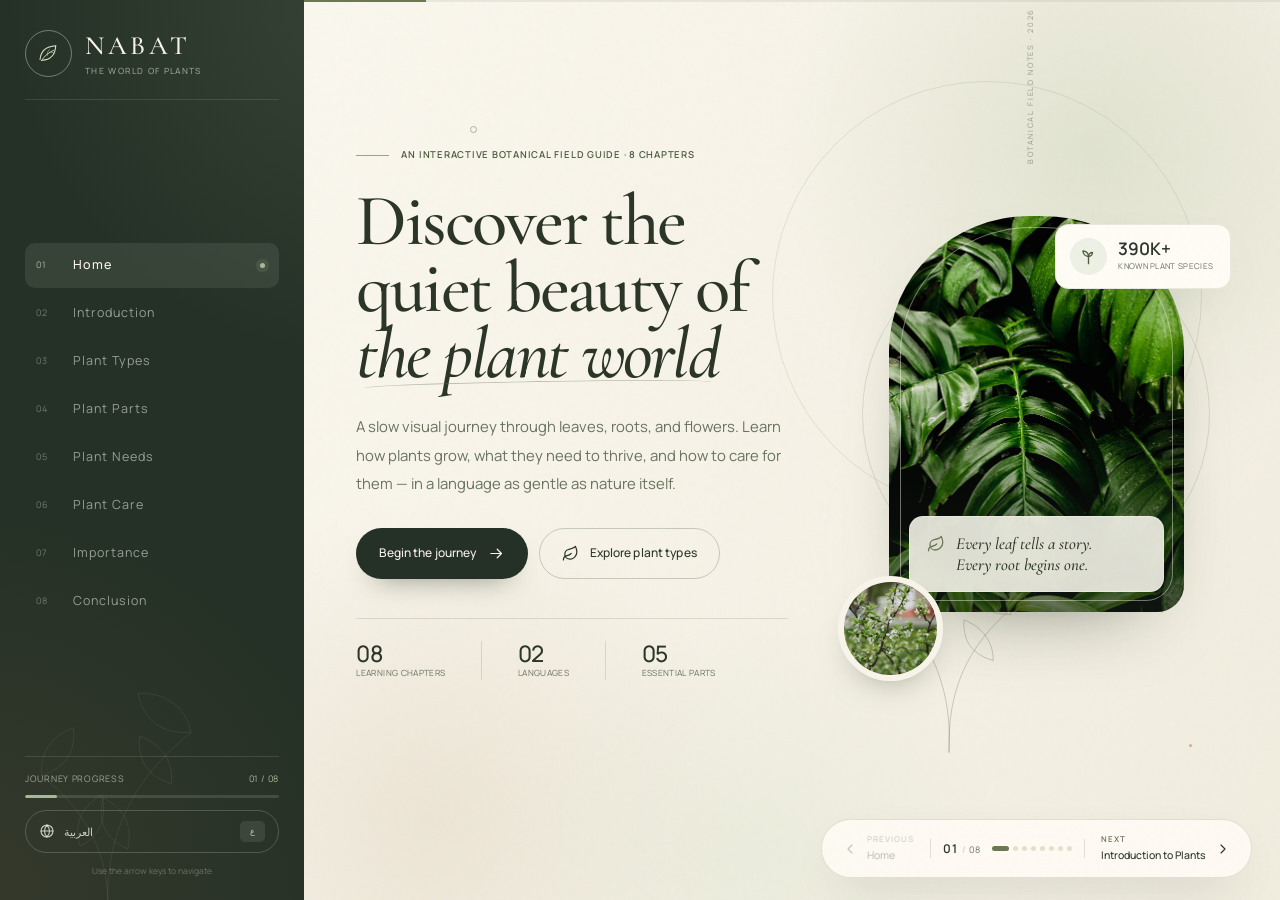
<file: _en-test.html>
<!DOCTYPE html>
<html><head><meta charset="utf-8"><title>set en</title></head>
<body>
<script>
  try { localStorage.setItem('nabat-language', 'en'); } catch (e) {}
  location.replace('/#home');
</script>
</body></html>
</file>
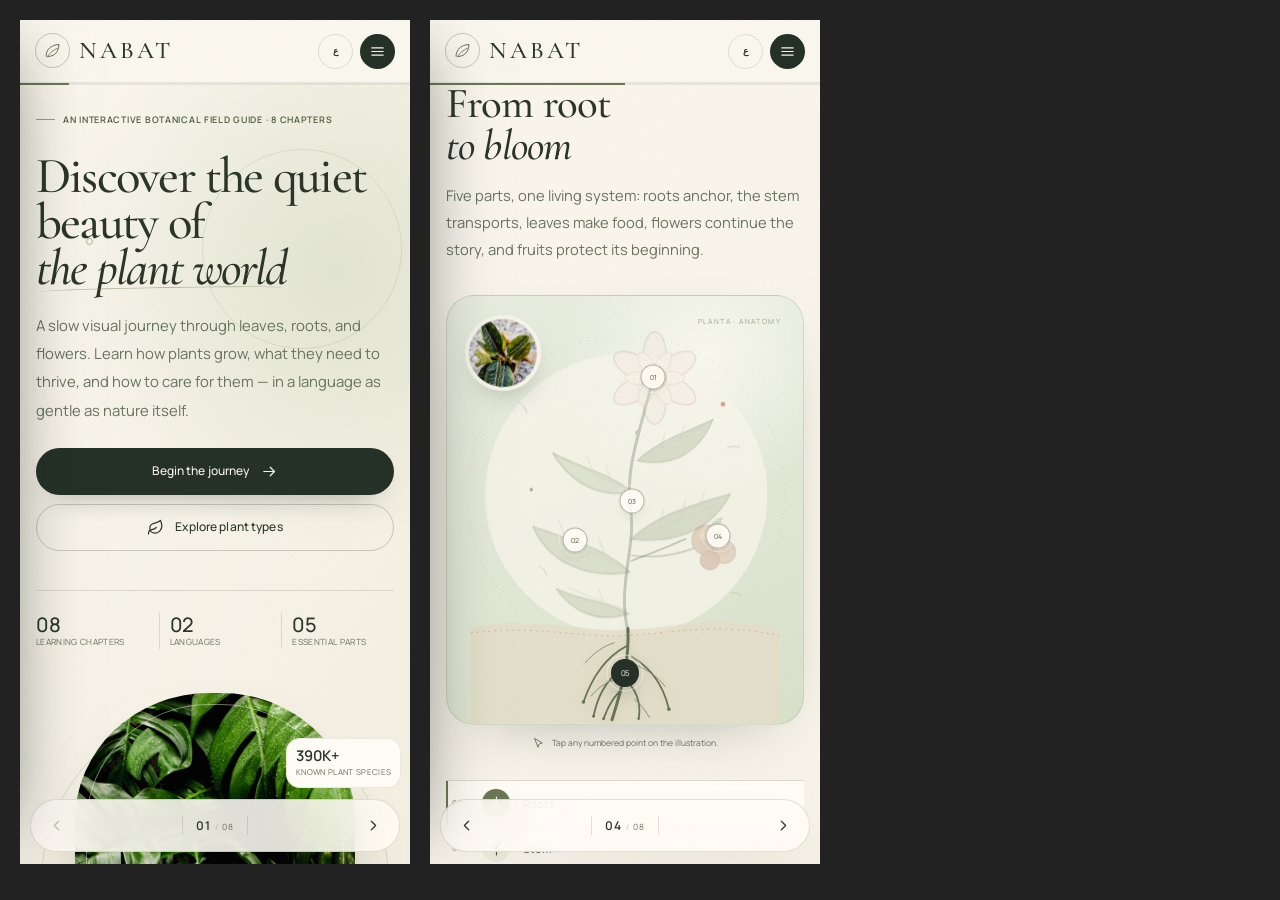
<file: _mobile-test.html>
<!DOCTYPE html>
<html>
<head><meta charset="utf-8"><title>mobile test</title>
<style>body{margin:0;background:#222;display:flex;gap:20px;padding:20px}iframe{border:0;background:#fff}</style>
</head>
<body>
<iframe id="f1" src="/#home" width="390" height="844"></iframe>
<iframe id="f2" src="/#parts" width="390" height="844"></iframe>
<script>
window.addEventListener('load', () => {
  setTimeout(() => {
    const report = [];
    for (const id of ['f1','f2']) {
      const w = document.getElementById(id).contentWindow;
      const d = w.document;
      report.push({
        id,
        innerWidth: w.innerWidth,
        clientWidth: d.documentElement.clientWidth,
        scrollWidth: d.documentElement.scrollWidth,
        bodyScrollWidth: d.body.scrollWidth,
        dir: d.documentElement.dir,
        slide: d.querySelector('.slide.is-active')?.id,
        slideRect: (() => { const r = d.querySelector('.slide.is-active')?.getBoundingClientRect(); return r && {x:r.x,w:r.width,h:r.height}; })(),
        innerRect: (() => { const r = d.querySelector('.slide.is-active .slide-inner')?.getBoundingClientRect(); return r && {x:r.x,w:r.width}; })(),
        heroTitle: (() => { const el = d.querySelector('.slide.is-active h1'); if(!el) return null; const r = el.getBoundingClientRect(); const cs = getComputedStyle(el); return {x:r.x,w:r.width,fs:cs.fontSize,ff:cs.fontFamily}; })(),
        mobileBar: (() => { const el = d.querySelector('.mobile-bar'); if(!el) return null; const r=el.getBoundingClientRect(); return {x:r.x,w:r.width,display:getComputedStyle(el).display, dir: getComputedStyle(el).direction}; })(),
        brand: (() => { const el = d.querySelector('.mobile-brand'); if(!el) return null; const r=el.getBoundingClientRect(); return {x:r.x,w:r.width,display:getComputedStyle(el).display}; })(),
        sidebar: (() => { const el = d.querySelector('.sidebar'); const r=el.getBoundingClientRect(); return {x:r.x,w:r.width}; })()
      });
    }
    document.title = 'READY';
    window.__report = report;
  }, 1200);
});
</script>
</body>
</html>
</file>
<file: css/styles.css>
/* =========================================================
   NABAT — The World of Plants
   Bilingual, presentation-style botanical field guide
   ========================================================= */

/* ---------- 01. Tokens & reset ---------- */
:root {
  --forest: #253126;
  --forest-deep: #1b251d;
  --olive: #6b7853;
  --olive-deep: #4e5c3f;
  --sage: #aab89a;
  --sage-soft: #dfe6d3;
  --sage-pale: #edf1e5;
  --beige: #e7dfce;
  --sand: #d7cab2;
  --cream: #f8f4ea;
  --paper: #fffcf5;
  --terracotta: #b7785a;
  --blush: #d9b2a8;
  --ink: #2b3528;
  --muted: #69735f;
  --line: rgba(53, 67, 48, 0.14);
  --line-strong: rgba(53, 67, 48, 0.24);
  --cream-line: rgba(249, 246, 237, 0.16);
  --shadow: 0 22px 65px -38px rgba(37, 49, 38, 0.45);
  --shadow-soft: 0 14px 40px -28px rgba(37, 49, 38, 0.38);
  --font-ar: "IBM Plex Sans Arabic", "Segoe UI", Tahoma, sans-serif;
  --font-en: "Manrope", "Segoe UI", sans-serif;
  --font-en-display: "Cormorant Garamond", Georgia, serif;
  --sidebar-w: 304px;
  --content-max: 1280px;
  --gutter: clamp(28px, 4.1vw, 68px);
  --mobile-bar-h: 70px;
}

*,
*::before,
*::after { box-sizing: border-box; }

html { scroll-behavior: smooth; -webkit-text-size-adjust: 100%; }
html[lang="ar"] { font-family: var(--font-ar); }
html[lang="en"] { font-family: var(--font-en); }

body {
  margin: 0;
  min-width: 320px;
  background: var(--cream);
  color: var(--ink);
  font-family: inherit;
  font-size: 16px;
  line-height: 1.6;
  overflow-x: hidden;
  text-rendering: optimizeLegibility;
  -webkit-font-smoothing: antialiased;
}

body.nav-open { overflow: hidden; }

h1, h2, h3, h4, p, figure, blockquote { margin: 0; }
button, input, textarea, select { font: inherit; }
button { color: inherit; }
img { display: block; max-width: 100%; }
a { color: inherit; text-decoration: none; }
ul, ol { margin: 0; padding: 0; list-style: none; }
::selection { background: var(--olive); color: var(--cream); }

[hidden] { display: none !important; }

html[lang="ar"] h1,
html[lang="ar"] h2,
html[lang="ar"] h3,
html[lang="ar"] h4 {
  font-family: var(--font-ar);
  font-weight: 600;
  letter-spacing: -0.025em;
}

html[lang="en"] h1,
html[lang="en"] h2,
html[lang="en"] h3,
html[lang="en"] h4 {
  font-family: var(--font-en-display);
  font-weight: 500;
  letter-spacing: -0.02em;
}

html[lang="ar"] em { font-style: normal; }
html[lang="en"] em { color: inherit; }

.t-en { display: none; }
html[lang="en"] .t-ar { display: none !important; }
html[lang="en"] .t-en { display: inline; }
html[lang="en"] .eyebrow .t-en,
html[lang="en"] .nav-item .t-en,
html[lang="en"] .cta-line .t-en { letter-spacing: 0.08em; }

.svg-sprite { position: absolute; width: 0; height: 0; overflow: hidden; }

.icon {
  width: 22px;
  height: 22px;
  flex: 0 0 auto;
  fill: none;
  stroke: currentColor;
  stroke-width: 1.7;
  stroke-linecap: round;
  stroke-linejoin: round;
}

.sr-only {
  position: absolute !important;
  width: 1px; height: 1px;
  padding: 0; margin: -1px;
  overflow: hidden; clip: rect(0, 0, 0, 0);
  white-space: nowrap; border: 0;
}

.skip-link {
  position: fixed;
  inset-block-start: 14px;
  inset-inline-start: 14px;
  z-index: 300;
  padding: 12px 18px;
  border-radius: 99px;
  background: var(--forest);
  color: var(--cream);
  font-size: 13px;
  transform: translateY(-160%);
  transition: transform 0.25s ease;
}
.skip-link:focus { transform: translateY(0); }

:focus-visible {
  outline: 2px solid var(--olive);
  outline-offset: 3px;
}

.page-grain {
  position: fixed;
  inset: 0;
  z-index: 250;
  pointer-events: none;
  opacity: 0.035;
  mix-blend-mode: multiply;
  background-image: url("data:image/svg+xml,%3Csvg viewBox='0 0 180 180' xmlns='http://www.w3.org/2000/svg'%3E%3Cfilter id='n'%3E%3CfeTurbulence type='fractalNoise' baseFrequency='.78' numOctaves='4' stitchTiles='stitch'/%3E%3C/filter%3E%3Crect width='100%25' height='100%25' filter='url(%23n)' opacity='.7'/%3E%3C/svg%3E");
}

/* ---------- 02. Sidebar ---------- */
.sidebar {
  position: fixed;
  inset-block: 0;
  inset-inline-start: 0;
  z-index: 90;
  width: var(--sidebar-w);
  display: flex;
  flex-direction: column;
  padding: 30px 25px 22px;
  overflow: hidden;
  color: var(--cream);
  background:
    radial-gradient(circle at 120% 0%, rgba(170, 184, 154, 0.13), transparent 37%),
    radial-gradient(circle at -10% 100%, rgba(183, 120, 90, 0.11), transparent 42%),
    var(--forest);
}

.sidebar > * { position: relative; z-index: 2; }

.sidebar__top {
  display: flex;
  align-items: center;
  justify-content: space-between;
  gap: 12px;
}

.brand {
  display: inline-flex;
  align-items: center;
  gap: 13px;
  min-width: 0;
}

.brand__mark {
  display: grid;
  place-items: center;
  width: 47px;
  height: 47px;
  flex: 0 0 47px;
  border: 1px solid rgba(220, 230, 204, 0.42);
  border-radius: 50%;
  color: #dce6cc;
}
.brand__mark svg { width: 29px; height: 29px; }

.brand__word { display: flex; flex-direction: column; line-height: 1.2; }
.brand__name {
  font-size: 1.3rem;
  font-weight: 600;
  letter-spacing: 0.02em;
  color: var(--cream);
}
html[lang="en"] .brand__name {
  font-family: var(--font-en-display);
  font-size: 1.65rem;
  font-weight: 500;
  letter-spacing: 0.14em;
}
.brand__sub {
  margin-block-start: 3px;
  font-size: 8.5px;
  font-weight: 500;
  letter-spacing: 0.16em;
  text-transform: uppercase;
  color: rgba(238, 242, 231, 0.55);
}

.sidebar__rule {
  height: 1px;
  margin-block: 22px 10px;
  background: rgba(238, 242, 231, 0.12);
}

.icon-btn {
  display: inline-grid;
  place-items: center;
  width: 38px;
  height: 38px;
  padding: 0;
  border: 1px solid var(--line);
  border-radius: 50%;
  background: transparent;
  color: inherit;
  cursor: pointer;
}
.icon-btn .icon { width: 18px; height: 18px; }
.sidebar__close { display: none; color: rgba(238, 242, 231, 0.72); border-color: rgba(238, 242, 231, 0.24); }

.chapter-nav {
  flex: 1;
  display: flex;
  flex-direction: column;
  justify-content: center;
  gap: 3px;
  min-height: 0;
  padding-block: 6px;
  overflow-y: auto;
  scrollbar-width: thin;
  scrollbar-color: rgba(238, 242, 231, 0.2) transparent;
}
.chapter-nav::-webkit-scrollbar { width: 4px; }
.chapter-nav::-webkit-scrollbar-thumb { background: rgba(238, 242, 231, 0.2); border-radius: 4px; }

.nav-item {
  position: relative;
  display: grid;
  grid-template-columns: 27px 1fr 8px;
  align-items: center;
  gap: 10px;
  min-height: 45px;
  padding: 9px 11px;
  border-radius: 10px;
  color: rgba(238, 242, 231, 0.57);
  transition: color 0.25s ease, background 0.25s ease, transform 0.25s ease;
}
.nav-item:hover { color: var(--cream); background: rgba(238, 242, 231, 0.06); }
.nav-item.is-active {
  color: var(--cream);
  background: rgba(238, 242, 231, 0.09);
}
.nav-item__index {
  font-family: var(--font-en);
  font-size: 9px;
  letter-spacing: 0.1em;
  color: rgba(238, 242, 231, 0.38);
  transition: color 0.25s ease;
}
.nav-item.is-active .nav-item__index { color: var(--sage); }
.nav-item__name {
  font-size: 13px;
  font-weight: 400;
  white-space: nowrap;
}
html[lang="en"] .nav-item__name { font-size: 12.5px; letter-spacing: 0.015em; }
.nav-item.is-active .nav-item__name { font-weight: 500; }
.nav-item__dot {
  width: 5px;
  height: 5px;
  border-radius: 50%;
  background: transparent;
  transition: background 0.25s ease, box-shadow 0.25s ease;
}
.nav-item.is-active .nav-item__dot {
  background: var(--sage);
  box-shadow: 0 0 0 4px rgba(170, 184, 154, 0.12);
}

.sidebar__bottom {
  display: flex;
  flex-direction: column;
  gap: 12px;
  padding-block-start: 15px;
  border-top: 1px solid rgba(238, 242, 231, 0.12);
}
.sidebar-progress__top {
  display: flex;
  align-items: center;
  gap: 8px;
  color: rgba(238, 242, 231, 0.58);
  font-size: 9px;
  letter-spacing: 0.08em;
  text-transform: uppercase;
}
html[lang="ar"] .sidebar-progress__top { letter-spacing: 0; font-size: 10px; }
.sidebar-progress__count {
  margin-inline-start: auto;
  direction: ltr;
  font-family: var(--font-en);
  color: var(--sage);
  letter-spacing: 0.07em;
}
.progress-track {
  height: 3px;
  margin-block-start: 8px;
  overflow: hidden;
  border-radius: 99px;
  background: rgba(238, 242, 231, 0.13);
}
.progress-track__fill {
  display: block;
  height: 100%;
  width: 12.5%;
  border-radius: inherit;
  background: var(--sage);
  transition: width 0.55s cubic-bezier(0.2, 0.7, 0.2, 1);
}

.lang-switch {
  display: flex;
  align-items: center;
  gap: 9px;
  width: 100%;
  padding: 10px 13px;
  border: 1px solid rgba(238, 242, 231, 0.2);
  border-radius: 99px;
  background: transparent;
  color: rgba(238, 242, 231, 0.8);
  cursor: pointer;
  transition: background 0.25s ease, color 0.25s ease, border-color 0.25s ease;
}
.lang-switch:hover { background: rgba(238, 242, 231, 0.08); color: var(--cream); border-color: rgba(238, 242, 231, 0.36); }
.lang-switch .icon { width: 16px; height: 16px; }
.lang-switch__text { font-size: 11px; font-weight: 500; }
html[lang="ar"] .lang-switch__text { font-family: var(--font-en); }
.lang-switch__key {
  margin-inline-start: auto;
  display: grid;
  place-items: center;
  min-width: 25px;
  height: 21px;
  padding-inline: 5px;
  border-radius: 5px;
  background: rgba(238, 242, 231, 0.1);
  font-family: var(--font-en);
  font-size: 8px;
  letter-spacing: 0.08em;
}
.sidebar__hint {
  color: rgba(238, 242, 231, 0.32);
  font-size: 8.5px;
  line-height: 1.55;
  text-align: center;
}
html[lang="ar"] .sidebar__hint { letter-spacing: 0; font-size: 9px; }

.sidebar__botanical {
  position: absolute;
  inset-block-end: -12px;
  inset-inline-start: -32px;
  z-index: 1;
  width: 280px;
  height: auto;
  color: rgba(170, 184, 154, 0.12);
  pointer-events: none;
}

/* ---------- 03. Mobile bar & layout ---------- */
.mobile-bar { display: none; }
.nav-backdrop { display: none; }

.site-main {
  position: relative;
  min-height: 100vh;
  margin-inline-start: var(--sidebar-w);
}

.top-progress {
  position: fixed;
  inset-block-start: 0;
  inset-inline-start: var(--sidebar-w);
  inset-inline-end: 0;
  z-index: 75;
  height: 2px;
  background: rgba(53, 67, 48, 0.08);
}
.top-progress span {
  display: block;
  width: 12.5%;
  height: 100%;
  background: var(--olive);
  transition: width 0.55s cubic-bezier(0.2, 0.7, 0.2, 1);
}

main#mainContent { outline: none; }

.slide {
  position: relative;
  min-height: 100vh;
  overflow: hidden;
  padding: clamp(44px, 6vh, 76px) var(--gutter) 126px;
  background:
    radial-gradient(circle at 95% 5%, rgba(223, 230, 211, 0.28), transparent 34%),
    var(--cream);
}

.slide-inner {
  position: relative;
  z-index: 2;
  width: 100%;
  max-width: var(--content-max);
  margin-inline: auto;
}

.slide__ornament {
  position: absolute;
  border-radius: 50%;
  pointer-events: none;
}

.slide.is-active .reveal {
  animation: revealUp 0.9s cubic-bezier(0.2, 0.7, 0.2, 1) both;
  animation-delay: var(--delay, 0s);
}
.reveal { opacity: 0; }

@keyframes revealUp {
  from { opacity: 0; transform: translateY(22px); }
  to { opacity: 1; transform: translateY(0); }
}

/* ---------- 04. Shared components ---------- */
.eyebrow {
  display: flex;
  align-items: center;
  gap: 12px;
  color: var(--olive-deep);
  font-family: var(--font-en);
  font-size: 9.5px;
  font-weight: 600;
  line-height: 1.5;
  letter-spacing: 0.16em;
  text-transform: uppercase;
}
html[lang="ar"] .eyebrow {
  font-family: var(--font-ar);
  font-size: 11px;
  font-weight: 500;
  letter-spacing: 0;
}
.eyebrow__line {
  width: 33px;
  height: 1px;
  flex: 0 0 33px;
  background: currentColor;
  opacity: 0.55;
}
.eyebrow--light { color: rgba(238, 242, 231, 0.6); }

.page-heading {
  display: flex;
  align-items: flex-end;
  justify-content: space-between;
  gap: 32px;
  margin-block-end: clamp(28px, 4vw, 48px);
}
.page-heading__copy { min-width: 0; }
.page-heading .eyebrow { margin-block-end: 18px; }
.page-title {
  max-width: 880px;
  color: var(--ink);
  font-size: clamp(2.55rem, 4.1vw, 4.65rem);
  line-height: 1.14;
}
.page-title em {
  color: var(--olive);
  font-style: normal;
}
html[lang="en"] .page-title {
  font-family: var(--font-en-display);
  font-size: clamp(3rem, 4.9vw, 5.7rem);
  font-weight: 500;
  line-height: 0.98;
}
html[lang="en"] .page-title em {
  font-family: var(--font-en-display);
  font-style: italic;
}
.page-lead {
  max-width: 720px;
  margin-block-start: 20px;
  color: var(--muted);
  font-size: 0.96rem;
  line-height: 1.9;
}
html[lang="en"] .page-lead { font-size: 0.92rem; line-height: 1.85; }
.chapter-ghost {
  flex: 0 0 auto;
  color: transparent;
  font-family: var(--font-en-display);
  font-size: clamp(5.5rem, 9vw, 9rem);
  font-weight: 400;
  line-height: 0.72;
  letter-spacing: -0.06em;
  -webkit-text-stroke: 1px rgba(86, 101, 70, 0.27);
  user-select: none;
}

.btn {
  display: inline-flex;
  align-items: center;
  justify-content: center;
  gap: 11px;
  min-height: 51px;
  padding: 13px 22px;
  border: 1px solid transparent;
  border-radius: 99px;
  font-size: 12.5px;
  font-weight: 500;
  line-height: 1.2;
  cursor: pointer;
  transition: transform 0.28s ease, background 0.28s ease, color 0.28s ease, border-color 0.28s ease, box-shadow 0.28s ease;
}
html[lang="en"] .btn { font-family: var(--font-en); font-size: 12px; letter-spacing: 0.01em; }
.btn .icon { width: 17px; height: 17px; }
.btn--primary {
  background: var(--forest);
  color: var(--cream);
  box-shadow: 0 14px 28px -19px rgba(27, 37, 29, 0.8);
}
.btn--primary:hover { background: var(--olive-deep); transform: translateY(-2px); box-shadow: 0 20px 32px -20px rgba(27, 37, 29, 0.7); }
.btn--ghost {
  border-color: var(--line-strong);
  background: transparent;
  color: var(--ink);
}
.btn--ghost:hover { background: rgba(255, 252, 245, 0.8); border-color: var(--olive); transform: translateY(-2px); }
.btn--light { background: var(--cream); color: var(--forest); }
.btn--light:hover { background: var(--sage-soft); transform: translateY(-2px); }
.arrow-icon { transition: transform 0.28s ease; }
.btn:hover .arrow-icon { transform: translateX(3px); }
html[dir="rtl"] .btn .arrow-icon,
html[dir="rtl"] .need-card__hint .icon { transform: rotate(180deg); }
html[dir="rtl"] .btn:hover .arrow-icon { transform: rotate(180deg) translateX(3px); }
html[dir="rtl"] .pager-btn__chevron { transform: rotate(180deg); }

.interaction-hint {
  display: flex;
  align-items: center;
  justify-content: center;
  gap: 9px;
  margin-block-start: 26px;
  color: var(--muted);
  font-size: 10.5px;
}
.interaction-hint .icon { width: 14px; height: 14px; color: var(--olive); }

.image-quote {
  display: flex;
  align-items: flex-start;
  gap: 13px;
  padding: 20px;
  border: 1px solid rgba(255, 255, 255, 0.4);
  border-radius: 16px;
  background: rgba(250, 247, 238, 0.92);
  box-shadow: var(--shadow-soft);
  backdrop-filter: blur(12px);
  -webkit-backdrop-filter: blur(12px);
}
.image-quote .icon { width: 19px; height: 19px; margin-block-start: 2px; color: var(--olive); }
.image-quote p {
  color: var(--ink);
  font-size: 0.85rem;
  line-height: 1.75;
  font-weight: 500;
}
html[lang="en"] .image-quote p { font-family: var(--font-en-display); font-size: 1.15rem; line-height: 1.35; font-style: italic; }

/* ---------- 05. Pager ---------- */
.pager {
  position: fixed;
  inset-block-end: 22px;
  inset-inline-end: 28px;
  z-index: 70;
  display: flex;
  align-items: center;
  gap: 2px;
  padding: 6px;
  border: 1px solid rgba(53, 67, 48, 0.14);
  border-radius: 99px;
  background: rgba(255, 252, 245, 0.88);
  box-shadow: 0 18px 50px -24px rgba(37, 49, 38, 0.45);
  backdrop-filter: blur(18px);
  -webkit-backdrop-filter: blur(18px);
}
.pager-btn {
  display: flex;
  align-items: center;
  gap: 9px;
  min-height: 44px;
  padding: 7px 14px;
  border: 0;
  border-radius: 99px;
  background: transparent;
  cursor: pointer;
  transition: background 0.25s ease, opacity 0.25s ease;
}
.pager-btn:hover:not(:disabled) { background: var(--sage-pale); }
.pager-btn:disabled { opacity: 0.28; cursor: default; }
.pager-btn__chevron { width: 16px; height: 16px; transition: transform 0.25s ease; }
.pager-btn__copy { display: flex; flex-direction: column; align-items: flex-start; gap: 1px; }
.pager-btn__copy small {
  color: var(--muted);
  font-size: 8px;
  font-weight: 600;
  letter-spacing: 0.12em;
  text-transform: uppercase;
}
html[lang="ar"] .pager-btn__copy small { font-family: var(--font-ar); letter-spacing: 0; font-size: 9px; }
.pager-btn__copy strong {
  max-width: 105px;
  overflow: hidden;
  color: var(--ink);
  font-size: 10.5px;
  font-weight: 500;
  white-space: nowrap;
  text-overflow: ellipsis;
}
.pager-center {
  display: flex;
  align-items: center;
  gap: 11px;
  padding-inline: 12px;
  border-inline: 1px solid var(--line);
}
.pager-count {
  display: inline-flex;
  direction: ltr;
  align-items: baseline;
  gap: 4px;
  color: var(--muted);
  font-family: var(--font-en);
  font-size: 9px;
  letter-spacing: 0.09em;
}
.pager-count #currentPage { color: var(--ink); font-size: 12px; font-weight: 600; }
.pager-count__sep { opacity: 0.4; }
.pager-dots { display: flex; align-items: center; gap: 4px; }
.pager-dots button {
  width: 5px;
  height: 5px;
  padding: 0;
  border: 0;
  border-radius: 99px;
  background: var(--beige);
  cursor: pointer;
  transition: width 0.3s ease, background 0.3s ease;
}
.pager-dots button:hover { background: var(--sage); }
.pager-dots button.is-active { width: 17px; background: var(--olive); }

/* ---------- 06. Home ---------- */
.slide--home {
  display: flex;
  align-items: center;
  min-height: 100vh;
  background:
    radial-gradient(circle at 81% 17%, rgba(196, 207, 179, 0.42), transparent 29%),
    radial-gradient(circle at 13% 91%, rgba(215, 202, 178, 0.35), transparent 27%),
    linear-gradient(118deg, #faf7ee 0%, #f5f1e5 58%, #f0eddf 100%);
}
.slide--home::before {
  content: "";
  position: absolute;
  inset-block-start: 9%;
  inset-inline-end: 8%;
  width: min(36vw, 430px);
  aspect-ratio: 1;
  border: 1px solid rgba(104, 120, 83, 0.15);
  border-radius: 50%;
}
.slide--home::after {
  content: "";
  position: absolute;
  inset-block-end: -24%;
  inset-inline-start: 19%;
  width: min(42vw, 520px);
  aspect-ratio: 1;
  border-radius: 50%;
  background: radial-gradient(circle, rgba(223, 230, 211, 0.46), transparent 68%);
  pointer-events: none;
}
.slide__ornament--one {
  inset-block-start: 14%;
  inset-inline-start: 17%;
  width: 7px;
  height: 7px;
  border: 1px solid var(--olive);
  opacity: 0.5;
}
.slide__ornament--two {
  inset-block-end: 17%;
  inset-inline-end: 9%;
  width: 3px;
  height: 3px;
  background: var(--terracotta);
  opacity: 0.55;
}

.home-grid {
  display: grid;
  grid-template-columns: minmax(0, 1.06fr) minmax(0, 0.94fr);
  align-items: center;
  gap: clamp(34px, 4.5vw, 68px);
}

.hero-copy { position: relative; z-index: 4; }
.hero-title {
  margin-block-start: 23px;
  color: var(--ink);
  font-size: clamp(3.25rem, 5.1vw, 6rem);
  line-height: 1.13;
}
.hero-title em {
  display: inline-block;
  color: var(--olive);
  position: relative;
}
.hero-title em::after {
  content: "";
  position: absolute;
  inset-inline: 2%;
  inset-block-end: -0.03em;
  height: 0.11em;
  border-radius: 50%;
  border-top: 1.5px solid rgba(107, 120, 83, 0.42);
  transform: rotate(-1deg);
}
html[lang="en"] .hero-title {
  margin-block-start: 26px;
  font-family: var(--font-en-display);
  font-size: clamp(3.9rem, 5.7vw, 7rem);
  font-weight: 500;
  line-height: 0.91;
  letter-spacing: -0.035em;
}
html[lang="en"] .hero-title em { font-style: italic; }
.hero-lead {
  max-width: 510px;
  margin-block-start: 25px;
  color: var(--muted);
  font-size: 0.98rem;
  line-height: 1.95;
}
html[lang="en"] .hero-lead { max-width: 480px; font-size: 0.93rem; line-height: 1.9; }
.hero-actions {
  display: flex;
  flex-wrap: wrap;
  align-items: center;
  gap: 11px;
  margin-block-start: 31px;
}
.hero-stats {
  display: flex;
  gap: clamp(21px, 2.8vw, 38px);
  margin-block-start: 39px;
  padding-block-start: 22px;
  border-block-start: 1px solid var(--line);
  max-width: 520px;
}
.hero-stat { display: flex; flex-direction: column; gap: 1px; }
.hero-stat strong {
  direction: ltr;
  color: var(--ink);
  font-family: var(--font-en);
  font-size: 1.42rem;
  font-weight: 500;
  line-height: 1.15;
  letter-spacing: -0.02em;
}
.hero-stat span { color: var(--muted); font-size: 9.5px; line-height: 1.4; }
html[lang="en"] .hero-stat span { font-size: 8.5px; letter-spacing: 0.04em; text-transform: uppercase; }
.hero-stat + .hero-stat { padding-inline-start: clamp(21px, 2.8vw, 38px); border-inline-start: 1px solid var(--line); }

.hero-visual {
  position: relative;
  min-height: 635px;
  display: flex;
  align-items: center;
  justify-content: center;
}
.hero-visual__ring {
  position: absolute;
  width: 91%;
  aspect-ratio: 1;
  border: 1px solid rgba(107, 120, 83, 0.19);
  border-radius: 50%;
}
.hero-visual__ring::before,
.hero-visual__ring::after {
  content: "";
  position: absolute;
  border-radius: 50%;
  background: var(--olive);
  opacity: 0.65;
}
.hero-visual__ring::before { width: 5px; height: 5px; inset-block-start: 10.5%; inset-inline-end: 20%; }
.hero-visual__ring::after { width: 3px; height: 3px; inset-block-end: 13%; inset-inline-start: 13%; background: var(--terracotta); }

.hero-arch {
  position: relative;
  width: min(77%, 435px);
  aspect-ratio: 3 / 4.03;
  overflow: hidden;
  border-radius: 48% 48% 27px 27px / 34% 34% 27px 27px;
  box-shadow: 0 34px 80px -48px rgba(32, 44, 32, 0.65);
}
.hero-arch::before {
  content: "";
  position: absolute;
  z-index: 3;
  inset: 11px;
  border: 1px solid rgba(255, 252, 245, 0.42);
  border-radius: inherit;
  pointer-events: none;
}
.hero-arch img {
  width: 100%;
  height: 100%;
  object-fit: cover;
  object-position: 50% 50%;
  transform: scale(1.015);
}
.hero-arch__shade {
  position: absolute;
  inset: 0;
  background: linear-gradient(180deg, transparent 42%, rgba(17, 27, 18, 0.06) 56%, rgba(20, 31, 21, 0.64) 100%);
}
.hero-quote {
  position: absolute;
  z-index: 4;
  inset-inline: 20px;
  inset-block-end: 20px;
  display: flex;
  gap: 11px;
  align-items: flex-start;
  padding: 16px 17px;
  border: 1px solid rgba(255, 252, 245, 0.34);
  border-radius: 14px;
  background: rgba(250, 247, 238, 0.88);
  backdrop-filter: blur(15px);
  -webkit-backdrop-filter: blur(15px);
}
.hero-quote .icon { width: 18px; height: 18px; margin-block-start: 2px; color: var(--olive); }
.hero-quote p { color: var(--ink); font-size: 0.79rem; line-height: 1.7; font-weight: 500; }
html[lang="en"] .hero-quote p { font-family: var(--font-en-display); font-size: 1.05rem; font-style: italic; line-height: 1.25; }

.hero-floating-stat {
  position: absolute;
  z-index: 5;
  inset-block-start: 20%;
  inset-inline-end: -1%;
  display: flex;
  align-items: center;
  gap: 11px;
  padding: 13px 17px 13px 14px;
  border: 1px solid rgba(53, 67, 48, 0.1);
  border-radius: 14px;
  background: var(--paper);
  box-shadow: 0 20px 50px -28px rgba(37, 49, 38, 0.55);
}
.hero-floating-stat__icon {
  display: grid;
  place-items: center;
  width: 37px;
  height: 37px;
  border-radius: 50%;
  background: var(--sage-pale);
  color: var(--olive-deep);
}
.hero-floating-stat__icon .icon { width: 19px; height: 19px; }
.hero-floating-stat > span:last-child { display: flex; flex-direction: column; gap: 1px; }
.hero-floating-stat strong { display: inline-block; direction: ltr; font-family: var(--font-en); font-size: 1.08rem; font-weight: 600; line-height: 1.2; }
.hero-floating-stat small { color: var(--muted); font-size: 8.5px; white-space: nowrap; }
html[lang="en"] .hero-floating-stat small { font-size: 8px; text-transform: uppercase; letter-spacing: 0.04em; }

.hero-mini-image {
  position: absolute;
  z-index: 5;
  inset-block-end: 8%;
  inset-inline-start: -2%;
  width: 105px;
  aspect-ratio: 1;
  overflow: hidden;
  border: 6px solid var(--cream);
  border-radius: 50%;
  box-shadow: 0 15px 35px -20px rgba(37, 49, 38, 0.55);
}
.hero-mini-image img { width: 100%; height: 100%; object-fit: cover; }

.hero-vertical {
  position: absolute;
  inset-block-start: 50%;
  inset-inline-start: -11px;
  color: var(--muted);
  font-family: var(--font-en);
  font-size: 7.5px;
  letter-spacing: 0.22em;
  text-transform: uppercase;
  transform: translateY(-50%) rotate(180deg);
  writing-mode: vertical-rl;
  opacity: 0.65;
}
.hero-line-art {
  position: absolute;
  z-index: 1;
  inset-block-end: -4%;
  inset-inline-start: -3%;
  width: 230px;
  height: auto;
  color: rgba(82, 99, 64, 0.32);
  pointer-events: none;
}

/* ---------- 07. Introduction ---------- */
.slide--introduction {
  background:
    radial-gradient(circle at 97% 36%, rgba(223, 230, 211, 0.33), transparent 30%),
    var(--cream);
}
.intro-layout {
  display: grid;
  grid-template-columns: minmax(0, 1.07fr) minmax(0, 0.93fr);
  gap: clamp(30px, 4.4vw, 56px);
  align-items: stretch;
}
.intro-copy { display: flex; flex-direction: column; gap: 27px; }
.definition {
  position: relative;
  padding-inline-start: 23px;
  border-inline-start: 2px solid var(--olive);
  color: var(--ink);
  font-size: 1.02rem;
  line-height: 2;
}
html[lang="en"] .definition { font-size: 0.97rem; line-height: 1.9; }
.definition strong { color: var(--olive-deep); font-weight: 600; }
.characteristic-grid {
  display: grid;
  grid-template-columns: 1fr 1fr;
  gap: 13px;
}
.characteristic-card {
  padding: 20px 19px;
  border: 1px solid var(--line);
  border-radius: 17px;
  background: rgba(255, 252, 245, 0.72);
  transition: transform 0.3s ease, border-color 0.3s ease, box-shadow 0.3s ease;
}
.characteristic-card:hover {
  transform: translateY(-3px);
  border-color: rgba(107, 120, 83, 0.34);
  box-shadow: var(--shadow-soft);
}
.characteristic-card__icon {
  display: grid;
  place-items: center;
  width: 38px;
  height: 38px;
  margin-block-end: 13px;
  border-radius: 50%;
  background: var(--sage-pale);
  color: var(--olive-deep);
}
.characteristic-card__icon .icon { width: 19px; height: 19px; }
.characteristic-card h3 { font-size: 0.9rem; font-weight: 600; }
html[lang="en"] .characteristic-card h3 { font-family: var(--font-en); font-size: 0.84rem; font-weight: 600; }
.characteristic-card p { margin-block-start: 6px; color: var(--muted); font-size: 0.76rem; line-height: 1.72; }
html[lang="en"] .characteristic-card p { font-size: 0.72rem; }

.intro-figure { position: relative; min-width: 0; }
.intro-figure__frame {
  position: relative;
  height: 100%;
  min-height: 505px;
  overflow: hidden;
  border-radius: 150px 28px 28px 28px;
  background: var(--beige);
  box-shadow: var(--shadow);
}
.intro-figure__frame::before {
  content: "";
  position: absolute;
  z-index: 2;
  inset: 10px;
  border: 1px solid rgba(255, 252, 245, 0.34);
  border-radius: 142px 21px 21px 21px;
  pointer-events: none;
}
.intro-figure__frame img { width: 100%; height: 100%; object-fit: cover; }
.intro-figure .image-quote {
  position: absolute;
  z-index: 3;
  inset-inline: 22px;
  inset-block-end: 22px;
}
.intro-figure figcaption {
  margin-block-start: 11px;
  color: var(--muted);
  font-size: 9.5px;
  text-align: center;
}
.fact-banner {
  display: grid;
  grid-template-columns: auto 1fr auto;
  align-items: center;
  gap: 18px;
  margin-block-start: 29px;
  padding: 20px 25px;
  border-radius: 17px;
  background:
    radial-gradient(circle at 90% 0%, rgba(170, 184, 154, 0.16), transparent 45%),
    var(--forest);
  color: var(--cream);
  box-shadow: var(--shadow-soft);
}
.fact-banner__icon {
  display: grid;
  place-items: center;
  width: 37px;
  height: 37px;
  border-radius: 50%;
  background: rgba(238, 242, 231, 0.09);
  color: var(--sage);
}
.fact-banner__icon .icon { width: 18px; height: 18px; }
.fact-banner p { color: rgba(248, 244, 234, 0.7); font-size: 0.8rem; line-height: 1.75; }
.fact-banner p strong { margin-inline-end: 6px; color: var(--cream); font-weight: 600; }
.fact-banner__mark {
  color: rgba(170, 184, 154, 0.7);
  font-family: var(--font-en-display);
  font-size: 2rem;
  font-weight: 400;
  letter-spacing: -0.03em;
}

/* ---------- 08. Plant types ---------- */
.slide--types {
  background:
    linear-gradient(180deg, rgba(244, 240, 230, 0.25), transparent 36%),
    radial-gradient(circle at 8% 85%, rgba(223, 230, 211, 0.38), transparent 24%),
    var(--cream);
}
.type-grid {
  display: grid;
  grid-template-columns: repeat(4, minmax(0, 1fr));
  gap: 16px;
}
.type-card { min-width: 0; perspective: 1500px; }
.type-card__trigger {
  display: block;
  width: 100%;
  height: 435px;
  padding: 0;
  border: 0;
  border-radius: 21px;
  background: transparent;
  text-align: start;
  cursor: pointer;
  -webkit-tap-highlight-color: transparent;
}
.type-card__trigger:focus-visible { outline-offset: 4px; }
.type-card__inner {
  position: relative;
  display: block;
  width: 100%;
  height: 100%;
  transform-style: preserve-3d;
  transition: transform 0.85s cubic-bezier(0.2, 0.75, 0.2, 1);
}
.type-card.is-flipped .type-card__inner { transform: rotateY(180deg); }
.type-card__face {
  position: absolute;
  inset: 0;
  display: block;
  overflow: hidden;
  border-radius: 21px;
  -webkit-backface-visibility: hidden;
  backface-visibility: hidden;
  box-shadow: 0 20px 45px -37px rgba(37, 49, 38, 0.55);
}
.type-card__front { background: var(--forest); color: var(--cream); }
.type-card__front img {
  position: absolute;
  inset: 0;
  width: 100%;
  height: 100%;
  object-fit: cover;
  filter: saturate(0.84) contrast(1.02) brightness(0.88);
  transition: transform 1.1s cubic-bezier(0.2, 0.7, 0.2, 1), filter 0.5s ease;
}
.type-card__trigger:hover .type-card__front img { transform: scale(1.055); filter: saturate(0.92) contrast(1.02) brightness(0.92); }
.type-card__overlay {
  position: absolute;
  inset: 0;
  background: linear-gradient(180deg, rgba(22, 32, 23, 0.16) 0%, rgba(22, 32, 23, 0.02) 38%, rgba(20, 29, 21, 0.79) 100%);
}
.type-card__topline {
  position: absolute;
  z-index: 2;
  inset-block-start: 17px;
  inset-inline: 18px;
  display: flex;
  align-items: center;
  justify-content: space-between;
  color: rgba(248, 244, 234, 0.79);
  font-family: var(--font-en);
  font-size: 7.5px;
  font-weight: 500;
  letter-spacing: 0.16em;
}
.type-card__topline span:first-child {
  display: grid;
  place-items: center;
  width: 26px;
  height: 26px;
  border: 1px solid rgba(248, 244, 234, 0.43);
  border-radius: 50%;
  font-size: 7px;
  letter-spacing: 0.04em;
}
.type-card__front-copy {
  position: absolute;
  z-index: 2;
  inset-inline: 20px;
  inset-block-end: 20px;
  display: block;
}
.type-card__label {
  display: block;
  margin-block-end: 7px;
  color: rgba(238, 242, 231, 0.68);
  font-size: 9px;
  letter-spacing: 0.04em;
}
html[lang="en"] .type-card__label { font-family: var(--font-en); font-size: 7.5px; letter-spacing: 0.12em; text-transform: uppercase; }
.type-card__name {
  display: block;
  color: var(--cream);
  font-family: var(--font-ar);
  font-size: clamp(1.22rem, 1.45vw, 1.57rem);
  font-weight: 500;
  line-height: 1.25;
}
html[lang="en"] .type-card__name {
  font-family: var(--font-en-display);
  font-size: clamp(1.55rem, 1.8vw, 1.9rem);
  font-weight: 500;
  line-height: 1.04;
}
.type-card__hint {
  display: flex;
  align-items: center;
  gap: 6px;
  margin-block-start: 12px;
  padding-block-start: 11px;
  border-block-start: 1px solid rgba(248, 244, 234, 0.2);
  color: rgba(248, 244, 234, 0.58);
  font-size: 8.5px;
}
html[lang="en"] .type-card__hint { font-family: var(--font-en); font-size: 7.5px; letter-spacing: 0.03em; }
.type-card__hint .icon { width: 12px; height: 12px; }

.type-card__back {
  transform: rotateY(180deg);
  display: flex;
  flex-direction: column;
  padding: 22px 20px 18px;
  border: 1px solid rgba(238, 242, 231, 0.1);
  background:
    radial-gradient(circle at 110% 0%, rgba(170, 184, 154, 0.18), transparent 40%),
    linear-gradient(150deg, #354330 0%, #202b22 100%);
  color: var(--cream);
}
.type-card__back::before {
  content: "";
  position: absolute;
  inset-block-end: -42px;
  inset-inline-end: -31px;
  width: 145px;
  height: 145px;
  border: 1px solid rgba(238, 242, 231, 0.09);
  border-radius: 50%;
}
.type-card__back-kicker {
  display: flex;
  align-items: center;
  gap: 7px;
  color: rgba(238, 242, 231, 0.45);
  font-family: var(--font-en);
  font-size: 7px;
  letter-spacing: 0.12em;
  text-transform: uppercase;
}
.type-card__back-kicker span:first-child {
  display: inline-grid;
  place-items: center;
  width: 25px;
  height: 25px;
  margin-inline-end: 2px;
  border: 1px solid rgba(238, 242, 231, 0.24);
  border-radius: 50%;
  color: var(--sage);
  font-size: 7px;
}
.type-card__back-title {
  display: block;
  margin-block-start: 21px;
  color: var(--cream);
  font-family: var(--font-ar);
  font-size: 1.48rem;
  font-weight: 500;
  line-height: 1.25;
}
html[lang="en"] .type-card__back-title {
  font-family: var(--font-en-display);
  font-size: 2rem;
  font-weight: 500;
  line-height: 1;
}
.type-card__back-copy {
  display: block;
  margin-block-start: 13px;
  color: rgba(248, 244, 234, 0.65);
  font-size: 0.76rem;
  line-height: 1.8;
}
html[lang="en"] .type-card__back-copy { font-size: 0.71rem; line-height: 1.72; }
.type-card__tags {
  display: flex;
  flex-wrap: wrap;
  gap: 5px;
  margin-block-start: 16px;
}
.type-card__tags span {
  padding: 4px 8px;
  border: 1px solid rgba(238, 242, 231, 0.16);
  border-radius: 99px;
  color: rgba(238, 242, 231, 0.57);
  font-family: var(--font-en);
  font-size: 7px;
  letter-spacing: 0.02em;
}
.type-card__back-hint {
  display: flex;
  align-items: center;
  gap: 6px;
  margin-block-start: auto;
  padding-block-start: 14px;
  border-block-start: 1px solid rgba(238, 242, 231, 0.12);
  color: rgba(238, 242, 231, 0.38);
  font-size: 8px;
}
html[lang="en"] .type-card__back-hint { font-family: var(--font-en); font-size: 7px; letter-spacing: 0.03em; }
.type-card__back-hint .icon { width: 11px; height: 11px; }

/* ---------- 09. Plant parts ---------- */
.slide--parts {
  background:
    radial-gradient(circle at 84% 72%, rgba(231, 223, 206, 0.4), transparent 28%),
    linear-gradient(110deg, rgba(250, 247, 238, 0.55), transparent 60%),
    var(--cream);
}
.parts-layout {
  display: grid;
  grid-template-columns: minmax(0, 1.02fr) minmax(0, 0.98fr);
  gap: clamp(28px, 4.2vw, 52px);
  align-items: center;
}
.parts-art { min-width: 0; }
.art-frame {
  position: relative;
  width: 100%;
  aspect-ratio: 600 / 720;
  overflow: hidden;
  border: 1px solid rgba(76, 92, 61, 0.15);
  border-radius: 28px;
  background:
    radial-gradient(circle at 73% 14%, rgba(255, 252, 245, 0.75), transparent 32%),
    linear-gradient(155deg, #e9eddf 0%, #dfe6d3 65%, #d8e0ca 100%);
  box-shadow: var(--shadow);
}
.art-frame__label {
  position: absolute;
  z-index: 3;
  inset-block-start: 20px;
  inset-inline-end: 22px;
  color: rgba(66, 82, 53, 0.48);
  font-family: var(--font-en);
  font-size: 7px;
  letter-spacing: 0.2em;
}
.botanical-svg {
  position: absolute;
  inset: 0;
  width: 100%;
  height: 100%;
}
.plant-part { transition: opacity 0.4s ease, filter 0.4s ease; }
.art-frame.has-active .plant-part:not(.is-active) { opacity: 0.27; }
.plant-part.is-active { filter: drop-shadow(0 5px 10px rgba(56, 70, 45, 0.13)); }
.art-photo {
  position: absolute;
  z-index: 4;
  inset-block-start: 4.5%;
  inset-inline-start: 5%;
  width: 105px;
  aspect-ratio: 1;
  overflow: hidden;
  border: 5px solid rgba(248, 244, 234, 0.9);
  border-radius: 50%;
  box-shadow: 0 13px 30px -18px rgba(37, 49, 38, 0.55);
  transform: rotate(-7deg);
}
.art-photo img { width: 100%; height: 100%; object-fit: cover; }
.hotspot {
  position: absolute;
  z-index: 6;
  top: var(--y);
  left: var(--x);
  display: grid;
  place-items: center;
  width: 28px;
  height: 28px;
  padding: 0;
  border: 1px solid rgba(64, 80, 50, 0.42);
  border-radius: 50%;
  background: rgba(255, 252, 245, 0.9);
  color: var(--olive-deep);
  font-family: var(--font-en);
  font-size: 7.5px;
  line-height: 1;
  cursor: pointer;
  box-shadow: 0 5px 14px -8px rgba(37, 49, 38, 0.65);
  transform: translate(-50%, -50%);
  transition: background 0.25s ease, color 0.25s ease, transform 0.25s ease, box-shadow 0.25s ease;
}
.hotspot::before {
  content: "";
  position: absolute;
  inset: -5px;
  border: 1px solid rgba(255, 252, 245, 0.42);
  border-radius: 50%;
}
.hotspot:hover {
  background: var(--paper);
  transform: translate(-50%, -50%) scale(1.08);
}
.hotspot.is-active {
  background: var(--forest);
  border-color: var(--forest);
  color: var(--cream);
  box-shadow: 0 7px 18px -6px rgba(37, 49, 38, 0.7);
  transform: translate(-50%, -50%) scale(1.12);
}
.hotspot__label {
  position: absolute;
  inset-block-end: calc(100% + 8px);
  left: 50%;
  padding: 4px 7px;
  border-radius: 4px;
  background: var(--forest);
  color: var(--cream);
  font-family: var(--font-ar);
  font-size: 8px;
  line-height: 1.4;
  white-space: nowrap;
  opacity: 0;
  pointer-events: none;
  transform: translate(-50%, 4px);
  transition: opacity 0.2s ease, transform 0.2s ease;
}
html[lang="en"] .hotspot__label { font-family: var(--font-en); font-size: 7px; }
.hotspot:hover .hotspot__label,
.hotspot:focus-visible .hotspot__label { opacity: 1; transform: translate(-50%, 0); }
.parts-art__note {
  display: flex;
  align-items: center;
  justify-content: center;
  gap: 7px;
  margin-block-start: 12px;
  color: var(--muted);
  font-size: 9.5px;
}
.parts-art__note .icon { width: 13px; height: 13px; color: var(--olive); }

.parts-panel { min-width: 0; }
.part-tabs {
  border-block-start: 1px solid var(--line);
}
.part-tab {
  display: grid;
  grid-template-columns: 26px 38px 1fr auto;
  align-items: center;
  gap: 11px;
  width: 100%;
  padding: 10px 12px;
  border: 0;
  border-block-end: 1px solid var(--line);
  background: transparent;
  color: var(--muted);
  text-align: start;
  cursor: pointer;
  transition: background 0.25s ease, color 0.25s ease;
}
.part-tab:hover { background: rgba(255, 252, 245, 0.7); color: var(--ink); }
.part-tab.is-active {
  background: var(--paper);
  color: var(--ink);
  box-shadow: inset 2px 0 0 var(--olive);
}
html[dir="rtl"] .part-tab.is-active { box-shadow: inset -2px 0 0 var(--olive); }
.part-tab__index {
  color: rgba(105, 115, 95, 0.63);
  font-family: var(--font-en);
  font-size: 8px;
  letter-spacing: 0.08em;
}
.part-tab.is-active .part-tab__index { color: var(--olive); }
.part-tab__icon {
  display: grid;
  place-items: center;
  width: 34px;
  height: 34px;
  border-radius: 50%;
  background: rgba(223, 230, 211, 0.52);
  color: var(--olive-deep);
  transition: background 0.25s ease, color 0.25s ease;
}
.part-tab.is-active .part-tab__icon { background: var(--olive); color: var(--cream); }
.part-tab__icon .icon { width: 17px; height: 17px; }
.part-tab__name { font-size: 12.5px; font-weight: 500; }
html[lang="en"] .part-tab__name { font-family: var(--font-en); font-size: 11px; }
.part-tab__chevron { width: 13px; height: 13px; opacity: 0.42; transition: transform 0.25s ease; }
html[lang="en"] .part-tab__chevron { transform: rotate(180deg); }
.part-tab.is-active .part-tab__chevron { opacity: 0.8; }

.part-detail {
  position: relative;
  min-height: 263px;
  margin-block-start: 17px;
  padding: 24px;
  overflow: hidden;
  border: 1px solid var(--line);
  border-radius: 19px;
  background:
    radial-gradient(circle at 100% 0%, rgba(223, 230, 211, 0.65), transparent 39%),
    var(--paper);
  box-shadow: var(--shadow-soft);
  outline: none;
}
.part-detail__ghost {
  position: absolute;
  inset-block-start: -19px;
  inset-inline-end: 12px;
  color: transparent;
  font-family: var(--font-en-display);
  font-size: 7rem;
  line-height: 1;
  -webkit-text-stroke: 1px rgba(107, 120, 83, 0.13);
  pointer-events: none;
}
.part-detail__top {
  position: relative;
  display: flex;
  align-items: center;
  gap: 9px;
  color: var(--olive-deep);
  font-family: var(--font-en);
  font-size: 7.5px;
  letter-spacing: 0.14em;
  text-transform: uppercase;
}
.part-detail__top::before { content: ""; width: 20px; height: 1px; background: currentColor; opacity: 0.5; }
html[lang="ar"] .part-detail__top { font-family: var(--font-ar); font-size: 9px; letter-spacing: 0; }
.part-detail h3 {
  position: relative;
  margin-block-start: 12px;
  color: var(--ink);
  font-size: 1.72rem;
  line-height: 1.2;
}
html[lang="en"] .part-detail h3 { font-family: var(--font-en-display); font-size: 2.2rem; line-height: 1; }
.part-detail__copy {
  position: relative;
  max-width: 440px;
  margin-block-start: 9px;
  color: var(--muted);
  font-size: 0.79rem;
  line-height: 1.78;
}
html[lang="en"] .part-detail__copy { font-size: 0.74rem; }
.part-detail__role {
  position: relative;
  display: flex;
  align-items: center;
  gap: 9px;
  margin-block-start: 13px;
  padding: 8px 11px;
  border-radius: 8px;
  background: var(--sage-pale);
  color: var(--olive-deep);
  font-size: 9px;
}
.part-detail__role strong { font-weight: 600; }
.part-detail__facts {
  position: relative;
  display: flex;
  flex-wrap: wrap;
  gap: 6px;
  margin-block-start: 11px;
}
.part-detail__facts span {
  padding: 4px 8px;
  border: 1px solid var(--line);
  border-radius: 99px;
  color: var(--muted);
  font-size: 8px;
  line-height: 1.5;
}

/* ---------- 10. Plant needs ---------- */
.slide--needs {
  background:
    radial-gradient(circle at 98% 78%, rgba(223, 230, 211, 0.4), transparent 30%),
    linear-gradient(180deg, rgba(247, 243, 233, 0.55), transparent 40%),
    var(--cream);
}
.needs-layout {
  display: grid;
  grid-template-columns: minmax(0, 0.82fr) minmax(0, 1.18fr);
  gap: clamp(28px, 3.5vw, 46px);
  align-items: stretch;
}
.needs-visual {
  display: flex;
  flex-direction: column;
  gap: 14px;
  min-width: 0;
}
.needs-visual__frame {
  position: relative;
  height: 350px;
  overflow: hidden;
  border-radius: 175px 175px 24px 24px;
  background: var(--sage-soft);
  box-shadow: var(--shadow);
}
.needs-visual__frame::after {
  content: "";
  position: absolute;
  inset: 9px;
  border: 1px solid rgba(255, 252, 245, 0.38);
  border-radius: 167px 167px 17px 17px;
  pointer-events: none;
}
.needs-visual__frame img { width: 100%; height: 100%; object-fit: cover; object-position: 50% 35%; }
.needs-quote {
  position: relative;
  padding: 17px 19px 17px 45px;
  border: 1px solid var(--line);
  border-radius: 15px;
  background: var(--paper);
  box-shadow: var(--shadow-soft);
}
html[dir="rtl"] .needs-quote { padding: 17px 45px 17px 19px; }
.needs-quote__mark {
  position: absolute;
  inset-block-start: 4px;
  inset-inline-start: 16px;
  color: var(--sage);
  font-family: var(--font-en-display);
  font-size: 3.3rem;
  line-height: 1;
}
.needs-quote p { color: var(--ink); font-size: 0.81rem; line-height: 1.72; }
html[lang="en"] .needs-quote p { font-family: var(--font-en-display); font-size: 1.08rem; font-style: italic; line-height: 1.3; }
.golden-rule {
  display: flex;
  align-items: center;
  gap: 12px;
  padding: 14px 16px;
  border-radius: 15px;
  background: var(--forest);
  color: var(--cream);
}
.golden-rule__icon {
  display: grid;
  place-items: center;
  width: 34px;
  height: 34px;
  flex: 0 0 34px;
  border: 1px solid rgba(238, 242, 231, 0.2);
  border-radius: 50%;
  color: var(--sage);
}
.golden-rule__icon .icon { width: 16px; height: 16px; }
.golden-rule > span:last-child { display: flex; flex-direction: column; gap: 1px; }
.golden-rule small { color: rgba(238, 242, 231, 0.45); font-size: 8px; letter-spacing: 0.02em; }
.golden-rule strong { font-size: 11px; font-weight: 500; color: rgba(248, 244, 234, 0.9); }
html[lang="en"] .golden-rule strong { font-family: var(--font-en); font-size: 10px; letter-spacing: 0.02em; }

.needs-grid {
  display: grid;
  grid-template-columns: 1fr 1fr;
  gap: 14px;
  min-width: 0;
}
.need-card {
  position: relative;
  display: flex;
  flex-direction: column;
  min-width: 0;
  min-height: 265px;
  padding: 19px;
  overflow: hidden;
  border: 1px solid var(--line);
  border-radius: 19px;
  background: rgba(255, 252, 245, 0.82);
  text-align: start;
  cursor: pointer;
  box-shadow: 0 14px 35px -33px rgba(37, 49, 38, 0.5);
  transition: transform 0.28s ease, border-color 0.28s ease, box-shadow 0.28s ease;
}
.need-card:hover {
  transform: translateY(-3px);
  border-color: rgba(107, 120, 83, 0.35);
  box-shadow: var(--shadow-soft);
}
.need-card__top {
  display: flex;
  align-items: flex-start;
  justify-content: space-between;
  gap: 12px;
}
.need-card__icon {
  display: grid;
  place-items: center;
  width: 42px;
  height: 42px;
  border-radius: 50%;
  background: var(--sage-pale);
  color: var(--olive-deep);
  transition: background 0.25s ease, color 0.25s ease;
}
.need-card:hover .need-card__icon { background: var(--olive); color: var(--cream); }
.need-card__icon .icon { width: 20px; height: 20px; }
.need-card__index {
  color: rgba(105, 115, 95, 0.4);
  font-family: var(--font-en);
  font-size: 8px;
  letter-spacing: 0.1em;
}
.need-card__name {
  display: block;
  margin-block-start: 14px;
  color: var(--ink);
  font-family: var(--font-ar);
  font-size: 1.32rem;
  font-weight: 600;
  line-height: 1.25;
}
html[lang="en"] .need-card__name { font-family: var(--font-en-display); font-size: 1.85rem; font-weight: 500; line-height: 1; }
.need-card__tag { display: block; margin-block-start: 2px; color: var(--olive); font-size: 9px; }
html[lang="en"] .need-card__tag { font-family: var(--font-en); font-size: 7.5px; letter-spacing: 0.07em; text-transform: uppercase; }
.need-card__copy {
  display: block;
  margin-block-start: 8px;
  color: var(--muted);
  font-size: 0.74rem;
  line-height: 1.68;
}
html[lang="en"] .need-card__copy { font-size: 0.69rem; line-height: 1.65; }
.need-card__hint {
  display: flex;
  align-items: center;
  gap: 6px;
  margin-block-start: auto;
  padding-block-start: 10px;
  border-block-start: 1px solid var(--line);
  color: var(--olive-deep);
  font-size: 8.5px;
  font-weight: 500;
}
.need-card__hint .icon { width: 12px; height: 12px; margin-inline-start: auto; }
html[lang="en"] .need-card__hint { font-family: var(--font-en); font-size: 7.5px; }
.need-card__tip {
  position: absolute;
  z-index: 4;
  inset: 0;
  display: flex;
  flex-direction: column;
  padding: 23px;
  background:
    radial-gradient(circle at 110% 0%, rgba(170, 184, 154, 0.18), transparent 43%),
    var(--forest);
  color: var(--cream);
  text-align: start;
  transform: translateY(101%);
  transition: transform 0.5s cubic-bezier(0.2, 0.75, 0.2, 1);
}
.need-card.is-open .need-card__tip { transform: translateY(0); }
.need-card__tip-label {
  display: flex;
  align-items: center;
  gap: 8px;
  color: var(--sage);
  font-size: 9px;
  font-weight: 500;
}
.need-card__tip-label .icon { width: 16px; height: 16px; }
html[lang="en"] .need-card__tip-label { font-family: var(--font-en); font-size: 8px; letter-spacing: 0.08em; text-transform: uppercase; }
.need-card__tip-copy {
  display: block;
  margin-block-start: 16px;
  color: rgba(248, 244, 234, 0.82);
  font-size: 0.85rem;
  line-height: 1.8;
}
html[lang="en"] .need-card__tip-copy { font-size: 0.78rem; line-height: 1.75; }
.need-card__close {
  display: flex;
  align-items: center;
  gap: 6px;
  margin-block-start: auto;
  padding-block-start: 12px;
  border-block-start: 1px solid rgba(238, 242, 231, 0.16);
  color: rgba(238, 242, 231, 0.43);
  font-size: 8px;
}
.need-card__close .icon { width: 11px; height: 11px; }
html[lang="en"] .need-card__close { font-family: var(--font-en); font-size: 7px; letter-spacing: 0.04em; }

/* ---------- 11. Plant care ---------- */
.slide--care {
  background:
    radial-gradient(circle at 6% 87%, rgba(223, 230, 211, 0.38), transparent 26%),
    linear-gradient(180deg, rgba(248, 244, 234, 0.2), rgba(231, 223, 206, 0.23)),
    var(--cream);
}
.care-layout {
  display: grid;
  grid-template-columns: minmax(0, 0.92fr) minmax(0, 1.08fr);
  gap: clamp(28px, 4vw, 48px);
  align-items: start;
}
.care-visual { display: flex; flex-direction: column; gap: 14px; min-width: 0; }
.care-figure {
  position: relative;
  height: 368px;
  margin: 0;
  overflow: hidden;
  border-radius: 26px 26px 120px 26px;
  background: var(--beige);
  box-shadow: var(--shadow);
}
.care-figure::before {
  content: "";
  position: absolute;
  z-index: 2;
  inset: 9px;
  border: 1px solid rgba(255, 252, 245, 0.35);
  border-radius: 20px 20px 112px 20px;
  pointer-events: none;
}
.care-figure img { width: 100%; height: 100%; object-fit: cover; object-position: 50% 40%; }
.care-figure figcaption {
  position: absolute;
  z-index: 3;
  inset-inline: 18px;
  inset-block-end: 18px;
  display: flex;
  align-items: center;
  gap: 8px;
  padding: 11px 14px;
  border: 1px solid rgba(255, 252, 245, 0.3);
  border-radius: 11px;
  background: rgba(250, 247, 238, 0.86);
  color: var(--ink);
  font-size: 9.5px;
  font-weight: 500;
  backdrop-filter: blur(12px);
}
.care-figure figcaption .icon { width: 15px; height: 15px; color: var(--olive); }
html[lang="en"] .care-figure figcaption { font-family: var(--font-en); font-size: 8.5px; letter-spacing: 0.02em; }
.care-note {
  display: flex;
  gap: 12px;
  padding: 16px 17px;
  border: 1px solid var(--line);
  border-radius: 15px;
  background: rgba(255, 252, 245, 0.72);
}
.care-note__icon {
  display: grid;
  place-items: center;
  width: 33px;
  height: 33px;
  flex: 0 0 33px;
  border-radius: 50%;
  background: var(--sage-pale);
  color: var(--olive-deep);
}
.care-note__icon .icon { width: 16px; height: 16px; }
.care-note p { display: flex; flex-direction: column; gap: 2px; color: var(--muted); font-size: 8.5px; line-height: 1.65; }
.care-note p strong { color: var(--ink); font-size: 10px; font-weight: 600; }

.care-checklist {
  padding: clamp(22px, 2.7vw, 32px);
  border: 1px solid var(--line);
  border-radius: 23px;
  background:
    radial-gradient(circle at 104% 0%, rgba(223, 230, 211, 0.55), transparent 35%),
    var(--paper);
  box-shadow: var(--shadow);
}
.care-checklist__head {
  display: flex;
  align-items: center;
  justify-content: space-between;
  gap: 16px;
}
.care-checklist__kicker {
  display: block;
  color: var(--olive);
  font-size: 8.5px;
  font-weight: 500;
  letter-spacing: 0.04em;
}
html[lang="en"] .care-checklist__kicker { font-family: var(--font-en); font-size: 7.5px; letter-spacing: 0.12em; text-transform: uppercase; }
.care-checklist h3 {
  margin-block-start: 4px;
  color: var(--ink);
  font-size: 1.43rem;
  line-height: 1.3;
}
html[lang="en"] .care-checklist h3 { font-family: var(--font-en-display); font-size: 1.95rem; font-weight: 500; line-height: 1; }
.progress-ring {
  --progress: 0;
  display: grid;
  place-items: center;
  width: 70px;
  height: 70px;
  flex: 0 0 70px;
  border-radius: 50%;
  background: conic-gradient(var(--olive) calc(var(--progress) * 1%), var(--beige) 0);
  transition: background 0.35s ease;
}
.progress-ring > span {
  display: flex;
  direction: ltr;
  align-items: baseline;
  gap: 2px;
  justify-content: center;
  width: 57px;
  height: 57px;
  border-radius: 50%;
  background: var(--paper);
}
.progress-ring strong { color: var(--ink); font-family: var(--font-en); font-size: 1.15rem; font-weight: 600; line-height: 57px; }
.progress-ring small { color: var(--muted); font-family: var(--font-en); font-size: 7px; }
.care-checklist__intro { margin-block-start: 10px; color: var(--muted); font-size: 9.5px; line-height: 1.6; }
.care-items { margin-block-start: 12px; }
.care-item {
  display: flex;
  align-items: flex-start;
  gap: 11px;
  padding: 10px 9px;
  border-block-start: 1px solid var(--line);
  border-radius: 9px;
  cursor: pointer;
  transition: background 0.25s ease;
}
.care-item:hover { background: rgba(237, 241, 229, 0.55); }
.care-item input {
  position: absolute;
  width: 1px;
  height: 1px;
  opacity: 0;
  pointer-events: none;
}
.care-item__check {
  display: grid;
  place-items: center;
  width: 21px;
  height: 21px;
  flex: 0 0 21px;
  margin-block-start: 1px;
  border: 1px solid rgba(107, 120, 83, 0.4);
  border-radius: 6px;
  background: transparent;
  color: transparent;
  transition: background 0.22s ease, border-color 0.22s ease, color 0.22s ease;
}
.care-item__check .icon { width: 12px; height: 12px; stroke-width: 2.2; }
.care-item input:focus-visible + .care-item__check { outline: 2px solid var(--olive); outline-offset: 2px; }
.care-item input:checked + .care-item__check { background: var(--olive); border-color: var(--olive); color: var(--cream); }
.care-item__text { display: flex; flex-direction: column; gap: 1px; }
.care-item__text strong { color: var(--ink); font-size: 10.5px; font-weight: 500; line-height: 1.55; transition: color 0.22s ease; }
.care-item__text small { color: var(--muted); font-size: 8.5px; line-height: 1.55; }
.care-item input:checked ~ .care-item__text strong { color: var(--olive); }
.care-item input:checked ~ .care-item__text { opacity: 0.75; }
.care-checklist__foot {
  display: flex;
  align-items: center;
  justify-content: space-between;
  gap: 12px;
  margin-block-start: 9px;
  padding-block-start: 13px;
  border-block-start: 1px solid var(--line);
}
.care-complete {
  display: flex;
  align-items: center;
  gap: 6px;
  color: var(--olive-deep);
  font-size: 8.5px;
  font-weight: 500;
}
.care-complete .icon { width: 14px; height: 14px; }
.text-btn {
  display: inline-flex;
  align-items: center;
  gap: 5px;
  margin-inline-start: auto;
  padding: 4px 0;
  border: 0;
  background: transparent;
  color: var(--muted);
  font-size: 8.5px;
  cursor: pointer;
  transition: color 0.2s ease;
}
.text-btn:hover { color: var(--ink); }
.text-btn .icon { width: 12px; height: 12px; }

.care-tips {
  display: grid;
  grid-template-columns: repeat(4, 1fr);
  gap: 12px;
  margin-block-start: 22px;
}
.care-tip {
  display: flex;
  align-items: flex-start;
  gap: 10px;
  padding: 16px;
  border: 1px solid var(--line);
  border-radius: 15px;
  background: rgba(255, 252, 245, 0.66);
}
.care-tip__icon {
  display: grid;
  place-items: center;
  width: 30px;
  height: 30px;
  flex: 0 0 30px;
  border-radius: 50%;
  background: var(--sage-pale);
  color: var(--olive-deep);
}
.care-tip__icon .icon { width: 14px; height: 14px; }
.care-tip h3 { font-size: 9.5px; font-weight: 600; }
html[lang="en"] .care-tip h3 { font-family: var(--font-en); font-size: 8.5px; font-weight: 600; }
.care-tip p { margin-block-start: 3px; color: var(--muted); font-size: 7.7px; line-height: 1.65; }
html[lang="en"] .care-tip p { font-size: 7.3px; }

/* ---------- 12. Importance ---------- */
.slide--importance {
  background:
    radial-gradient(circle at 100% 82%, rgba(223, 230, 211, 0.46), transparent 29%),
    linear-gradient(135deg, rgba(248, 244, 234, 0.2), transparent 45%),
    var(--cream);
}
.impact-layout {
  display: grid;
  grid-template-columns: minmax(0, 0.86fr) minmax(0, 1.14fr);
  gap: clamp(28px, 3.6vw, 46px);
  align-items: stretch;
}
.impact-visual {
  position: relative;
  min-height: 570px;
  overflow: hidden;
  border-radius: 28px;
  background: var(--forest);
  box-shadow: var(--shadow);
}
.impact-visual > img { position: absolute; inset: 0; width: 100%; height: 100%; object-fit: cover; }
.impact-visual__overlay {
  position: absolute;
  inset: 0;
  background: linear-gradient(180deg, rgba(22, 32, 23, 0.04) 24%, rgba(20, 29, 21, 0.22) 49%, rgba(20, 29, 21, 0.9) 100%);
}
.impact-visual__title { position: absolute; z-index: 2; inset-inline: 25px; inset-block-end: 27px; color: var(--cream); }
.impact-visual__badge {
  display: inline-flex;
  align-items: center;
  gap: 6px;
  padding: 5px 10px;
  border: 1px solid rgba(248, 244, 234, 0.24);
  border-radius: 99px;
  color: rgba(248, 244, 234, 0.78);
  font-size: 8.5px;
}
.impact-visual__badge .icon { width: 12px; height: 12px; }
.impact-visual__title p {
  margin-block-start: 14px;
  font-family: var(--font-ar);
  font-size: 1.62rem;
  font-weight: 500;
  line-height: 1.4;
}
html[lang="en"] .impact-visual__title p { font-family: var(--font-en-display); font-size: 2.4rem; font-weight: 500; font-style: italic; line-height: 1.04; }
.impact-visual__mini {
  position: absolute;
  z-index: 3;
  inset-block-start: 22px;
  inset-inline-end: 21px;
  display: flex;
  flex-direction: column;
  align-items: flex-end;
  padding: 13px 16px;
  border: 1px solid rgba(248, 244, 234, 0.24);
  border-radius: 12px;
  background: rgba(37, 49, 38, 0.58);
  color: var(--cream);
  backdrop-filter: blur(13px);
}
.impact-visual__mini strong { direction: ltr; font-family: var(--font-en); font-size: 1.45rem; font-weight: 500; line-height: 1; }
.impact-visual__mini span { margin-block-start: 2px; color: rgba(248, 244, 234, 0.62); font-size: 7.5px; line-height: 1.5; text-align: end; }

.impact-content { min-width: 0; }
.impact-stats {
  display: grid;
  grid-template-columns: repeat(3, 1fr);
  border-block-start: 1px solid var(--line);
  border-block-end: 1px solid var(--line);
}
.impact-stat { padding: 9px 15px 13px; }
.impact-stat:first-child { padding-inline-start: 0; }
.impact-stat + .impact-stat { border-inline-start: 1px solid var(--line); }
.impact-stat strong {
  display: block;
  direction: ltr;
  color: var(--olive-deep);
  font-family: var(--font-en);
  font-size: clamp(1.85rem, 2.7vw, 2.5rem);
  font-weight: 500;
  line-height: 1.1;
  letter-spacing: -0.04em;
}
.impact-stat strong sup { margin-inline-start: 2px; color: var(--olive); font-size: 0.42em; font-weight: 500; vertical-align: 0.45em; }
.impact-stat > span { display: block; margin-block-start: 5px; color: var(--muted); font-size: 8.5px; line-height: 1.52; }
html[lang="en"] .impact-stat > span { font-size: 7.8px; }
.benefit-grid {
  display: grid;
  grid-template-columns: 1fr 1fr;
  gap: 11px;
  margin-block-start: 17px;
}
.benefit-card {
  padding: 15px;
  border: 1px solid var(--line);
  border-radius: 15px;
  background: rgba(255, 252, 245, 0.62);
  transition: transform 0.25s ease, background 0.25s ease, border-color 0.25s ease;
}
.benefit-card:hover { transform: translateY(-2px); background: var(--paper); border-color: rgba(107, 120, 83, 0.32); }
.benefit-card__icon {
  display: grid;
  place-items: center;
  width: 31px;
  height: 31px;
  border-radius: 50%;
  background: var(--sage-pale);
  color: var(--olive-deep);
}
.benefit-card__icon .icon { width: 15px; height: 15px; }
.benefit-card h3 { margin-block-start: 10px; color: var(--ink); font-size: 10.5px; font-weight: 600; }
html[lang="en"] .benefit-card h3 { font-family: var(--font-en); font-size: 9.5px; font-weight: 600; }
.benefit-card p { margin-block-start: 4px; color: var(--muted); font-size: 8.2px; line-height: 1.65; }
html[lang="en"] .benefit-card p { font-size: 7.8px; }
.impact-note { margin-block-start: 12px; color: rgba(105, 115, 95, 0.7); font-size: 7.5px; line-height: 1.6; }

/* ---------- 13. Conclusion & footer ---------- */
.slide--conclusion {
  background:
    radial-gradient(circle at 100% 10%, rgba(223, 230, 211, 0.35), transparent 27%),
    radial-gradient(circle at 0% 92%, rgba(215, 202, 178, 0.4), transparent 29%),
    var(--cream);
}
.finale {
  position: relative;
  display: grid;
  grid-template-columns: minmax(0, 1.04fr) minmax(0, 0.96fr);
  gap: clamp(34px, 5vw, 62px);
  align-items: center;
  min-height: 650px;
  overflow: hidden;
  padding: clamp(28px, 4.2vw, 56px);
  border-radius: 31px;
  background:
    radial-gradient(circle at 103% 8%, rgba(170, 184, 154, 0.17), transparent 31%),
    radial-gradient(circle at 2% 101%, rgba(183, 120, 90, 0.12), transparent 34%),
    var(--forest);
  color: var(--cream);
  box-shadow: 0 35px 90px -45px rgba(24, 35, 26, 0.78);
}
.finale::before {
  content: "";
  position: absolute;
  inset-block-start: -20%;
  inset-inline-start: 39%;
  width: 320px;
  height: 320px;
  border: 1px solid rgba(238, 242, 231, 0.08);
  border-radius: 50%;
}
.finale__copy { position: relative; z-index: 2; }
.finale__title {
  margin-block-start: 22px;
  color: var(--cream);
  font-size: clamp(2.75rem, 4.2vw, 4.8rem);
  line-height: 1.14;
}
.finale__title em { color: var(--sage); font-style: normal; }
html[lang="en"] .finale__title {
  font-family: var(--font-en-display);
  font-size: clamp(3.2rem, 5vw, 5.7rem);
  font-weight: 500;
  line-height: 0.95;
  letter-spacing: -0.03em;
}
html[lang="en"] .finale__title em { font-style: italic; }
.finale__lead {
  max-width: 500px;
  margin-block-start: 20px;
  color: rgba(248, 244, 234, 0.63);
  font-size: 0.89rem;
  line-height: 1.9;
}
html[lang="en"] .finale__lead { font-size: 0.85rem; }
.commitments { margin-block-start: 27px; border-block-start: 1px solid var(--cream-line); }
.commitment {
  display: grid;
  grid-template-columns: 23px 35px 1fr;
  align-items: center;
  gap: 10px;
  padding: 11px 0;
  border-block-end: 1px solid var(--cream-line);
}
.commitment__num { color: rgba(238, 242, 231, 0.32); font-family: var(--font-en); font-size: 7.5px; letter-spacing: 0.06em; }
.commitment__icon {
  display: grid;
  place-items: center;
  width: 31px;
  height: 31px;
  border: 1px solid rgba(238, 242, 231, 0.18);
  border-radius: 50%;
  color: var(--sage);
}
.commitment__icon .icon { width: 15px; height: 15px; }
.commitment__text { display: flex; flex-direction: column; gap: 1px; }
.commitment__text strong { color: var(--cream); font-size: 10.5px; font-weight: 500; }
html[lang="en"] .commitment__text strong { font-family: var(--font-en); font-size: 9.5px; }
.commitment__text small { color: rgba(248, 244, 234, 0.47); font-size: 8px; line-height: 1.5; }
html[lang="en"] .commitment__text small { font-size: 7.5px; }
.finale__actions { margin-block-start: 25px; }
.finale__quote {
  display: flex;
  gap: 9px;
  margin-block-start: 24px;
  padding-block-start: 17px;
  border-block-start: 1px solid var(--cream-line);
  color: rgba(248, 244, 234, 0.52);
}
.finale__quote > span {
  color: var(--sage);
  font-family: var(--font-en-display);
  font-size: 2.1rem;
  line-height: 0.7;
}
.finale__quote p { font-size: 0.79rem; line-height: 1.65; }
html[lang="en"] .finale__quote p { font-family: var(--font-en-display); font-size: 1.08rem; font-style: italic; line-height: 1.25; }

.finale__visual { position: relative; min-width: 0; }
.finale__image {
  position: relative;
  aspect-ratio: 4 / 5.15;
  max-height: 565px;
  overflow: hidden;
  border-radius: 47% 47% 24px 24px / 36% 36% 24px 24px;
  background: var(--sage);
  box-shadow: 0 32px 70px -35px rgba(14, 22, 15, 0.85);
}
.finale__image img { width: 100%; height: 100%; object-fit: cover; }
.finale__image-shade {
  position: absolute;
  inset: 0;
  background: linear-gradient(180deg, transparent 51%, rgba(16, 25, 17, 0.72) 100%);
}
.finale__image-card {
  position: absolute;
  z-index: 2;
  inset-inline: 18px;
  inset-block-end: 18px;
  display: flex;
  align-items: flex-start;
  gap: 10px;
  padding: 14px 16px;
  padding-inline-start: clamp(68px, 5.4vw, 80px);
  border: 1px solid rgba(255, 252, 245, 0.27);
  border-radius: 12px;
  background: rgba(250, 247, 238, 0.88);
  color: var(--ink);
  backdrop-filter: blur(13px);
}
.finale__image-card .icon { width: 16px; height: 16px; color: var(--olive); margin-block-start: 2px; }
.finale__image-card p { flex: 1; font-size: 0.78rem; font-weight: 500; line-height: 1.6; }
html[lang="en"] .finale__image-card p { font-family: var(--font-en-display); font-size: 1rem; font-style: italic; line-height: 1.25; }
.finale__seal {
  position: absolute;
  z-index: 3;
  inset-block-end: -24px;
  inset-inline-start: -24px;
  display: flex;
  flex-direction: column;
  align-items: center;
  justify-content: center;
  width: 112px;
  height: 112px;
  border: 7px solid var(--forest);
  border-radius: 50%;
  background: var(--sage-soft);
  color: var(--forest);
  text-align: center;
}
.finale__seal small { font-family: var(--font-en); font-size: 5.5px; font-weight: 600; letter-spacing: 0.15em; }
.finale__seal strong { font-family: var(--font-en-display); font-size: 2.2rem; font-weight: 500; line-height: 0.9; }
.finale__line-art {
  position: absolute;
  z-index: -1;
  inset-block-end: -30px;
  inset-inline-end: -42px;
  width: 190px;
  color: rgba(170, 184, 154, 0.27);
}

.site-footer {
  display: flex;
  align-items: center;
  justify-content: space-between;
  gap: 20px;
  margin-block-start: 23px;
  padding-block: 9px 4px;
  color: var(--muted);
  font-size: 8.5px;
}
.site-footer__brand { display: flex; align-items: center; gap: 10px; }
.site-footer__leaf {
  display: grid;
  place-items: center;
  width: 30px;
  height: 30px;
  border: 1px solid var(--line);
  border-radius: 50%;
  color: var(--olive);
}
.site-footer__leaf .icon { width: 15px; height: 15px; }
.site-footer__brand > span:last-child { display: flex; flex-direction: column; gap: 1px; }
.site-footer__brand strong { color: var(--ink); font-family: var(--font-ar); font-size: 10px; font-weight: 600; }
html[lang="en"] .site-footer__brand strong { font-family: var(--font-en-display); font-size: 15px; font-weight: 600; letter-spacing: 0.1em; }
.site-footer__brand small { font-size: 7.5px; }
.site-footer p { line-height: 1.5; }
.site-footer__credit { color: rgba(105, 115, 95, 0.7); font-size: 7.5px; }

/* ---------- 14. Responsive ---------- */
@media (max-width: 1240px) {
  :root { --sidebar-w: 282px; --gutter: 38px; }
  .type-grid { grid-template-columns: repeat(2, minmax(0, 1fr)); }
  .type-card__trigger { height: 385px; }
  .hero-visual { min-height: 580px; }
  .hero-arch { width: min(78%, 390px); }
  .hero-floating-stat { inset-inline-end: 0; }
  .hero-mini-image { width: 92px; }
  .care-tips { grid-template-columns: 1fr 1fr; }
}

@media (max-width: 1024px) {
  :root { --gutter: clamp(22px, 4.5vw, 46px); }
  body { font-size: 15px; }
  .mobile-bar {
    position: fixed;
    inset-block-start: 0;
    inset-inline: 0;
    z-index: 86;
    display: flex;
    align-items: center;
    justify-content: space-between;
    height: var(--mobile-bar-h);
    padding-inline: 20px;
    border-block-end: 1px solid rgba(53, 67, 48, 0.1);
    background: rgba(250, 247, 238, 0.88);
    backdrop-filter: blur(18px);
    -webkit-backdrop-filter: blur(18px);
  }
  .mobile-brand { display: flex; align-items: center; gap: 9px; }
  .mobile-brand .brand__mark { width: 38px; height: 38px; flex-basis: 38px; border-color: rgba(53, 67, 48, 0.26); color: var(--olive-deep); }
  .mobile-brand .brand__mark svg { width: 24px; height: 24px; }
  .mobile-brand__name { color: var(--ink); font-family: var(--font-ar); font-size: 1.17rem; font-weight: 600; }
  html[lang="en"] .mobile-brand__name { font-family: var(--font-en-display); font-size: 1.5rem; font-weight: 500; letter-spacing: 0.12em; }
  .mobile-bar__actions { display: flex; align-items: center; gap: 7px; }
  .mobile-lang {
    display: grid;
    place-items: center;
    width: 38px;
    height: 38px;
    border: 1px solid var(--line);
    border-radius: 50%;
    background: transparent;
    color: var(--ink);
    font-family: var(--font-en);
    font-size: 9px;
    font-weight: 600;
    cursor: pointer;
  }
  .menu-btn {
    display: grid;
    place-items: center;
    width: 38px;
    height: 38px;
    padding: 0;
    border: 0;
    border-radius: 50%;
    background: var(--forest);
    color: var(--cream);
    cursor: pointer;
  }
  .menu-btn .icon { width: 17px; height: 17px; }

  .site-main { margin-inline-start: 0; padding-block-start: var(--mobile-bar-h); }
  .top-progress { inset-block-start: var(--mobile-bar-h); inset-inline-start: 0; }

  .sidebar {
    width: min(86vw, 350px);
    z-index: 100;
    transform: translateX(-103%);
    transition: transform 0.42s cubic-bezier(0.2, 0.75, 0.2, 1);
    box-shadow: 30px 0 70px -35px rgba(20, 29, 21, 0.6);
  }
  html[dir="rtl"] .sidebar { transform: translateX(103%); }
  body.nav-open .sidebar { transform: translateX(0); }
  .sidebar__close { display: grid; }
  .nav-backdrop {
    position: fixed;
    inset: 0;
    z-index: 95;
    display: block;
    background: rgba(20, 29, 21, 0.45);
    opacity: 0;
    visibility: hidden;
    backdrop-filter: blur(3px);
    transition: opacity 0.35s ease, visibility 0.35s ease;
  }
  body.nav-open .nav-backdrop { opacity: 1; visibility: visible; }

  .slide {
    min-height: auto;
    padding-block-start: clamp(35px, 6vw, 58px);
    padding-block-end: 118px;
  }
  .pager { inset-block-end: 16px; inset-inline-end: 20px; }
  .page-heading { margin-block-end: 32px; }
  .hero-visual { min-height: 560px; }
}

@media (max-width: 900px) {
  .page-heading { align-items: flex-start; }
  .chapter-ghost { font-size: clamp(4.5rem, 12vw, 7rem); line-height: 0.75; margin-block-start: -5px; }
  .page-title { font-size: clamp(2.35rem, 5.8vw, 4.1rem); }
  html[lang="en"] .page-title { font-size: clamp(2.9rem, 6.8vw, 5rem); }

  .home-grid { grid-template-columns: 1fr; gap: 34px; }
  .hero-copy { max-width: 660px; }
  .hero-title { font-size: clamp(3.1rem, 8.3vw, 5.5rem); }
  html[lang="en"] .hero-title { font-size: clamp(3.8rem, 10vw, 6.4rem); }
  .hero-lead, html[lang="en"] .hero-lead { max-width: 580px; }
  .hero-visual { min-height: auto; width: 100%; max-width: 540px; margin-inline: auto; padding-block: 10px; }
  .hero-arch { width: min(74%, 370px); }
  .hero-floating-stat { inset-inline-end: 1%; }
  .hero-mini-image { inset-inline-start: 3%; width: 96px; }
  .hero-vertical { display: none; }
  .hero-line-art { width: 190px; opacity: 0.7; }
  .slide--home::before { width: 280px; inset-inline-end: 2%; }

  .intro-layout,
  .parts-layout,
  .needs-layout,
  .care-layout,
  .impact-layout,
  .finale { grid-template-columns: 1fr; }
  .intro-layout { gap: 28px; }
  .intro-figure__frame { min-height: 440px; border-radius: 110px 25px 25px 25px; }
  .intro-figure__frame::before { border-radius: 102px 18px 18px 18px; }
  .intro-figure { width: 100%; max-width: 690px; }
  .definition { font-size: 0.98rem; }
  .fact-banner { margin-block-start: 22px; }

  .parts-layout { gap: 30px; }
  .parts-art { width: 100%; max-width: 600px; margin-inline: auto; }
  .parts-panel { width: 100%; }
  .part-detail { min-height: 235px; }

  .needs-layout { gap: 24px; }
  .needs-visual { max-width: 620px; width: 100%; margin-inline: auto; }
  .needs-visual__frame { height: 390px; }
  .needs-grid { width: 100%; }
  .need-card { min-height: 242px; }

  .care-layout { gap: 22px; }
  .care-visual { max-width: 650px; width: 100%; margin-inline: auto; }
  .care-figure { height: 360px; }
  .care-checklist { width: 100%; }
  .care-tips { grid-template-columns: 1fr 1fr; }

  .impact-layout { gap: 24px; }
  .impact-visual { min-height: 460px; }
  .impact-content { max-width: 760px; }
  .impact-stat strong { font-size: clamp(2rem, 6vw, 2.7rem); }

  .finale { min-height: auto; padding: clamp(27px, 5vw, 46px); }
  .finale__copy { max-width: 650px; }
  .finale__visual { width: min(78%, 470px); margin: 7px auto 0; }
  .finale__image { aspect-ratio: 4 / 4.6; max-height: 500px; }
  .finale__seal { inset-inline-start: -17px; }
  .site-footer { flex-wrap: wrap; justify-content: flex-start; gap: 10px 24px; }
}

@media (max-width: 720px) {
  .slide { padding-inline: 20px; }
  .page-heading { gap: 15px; }
  .chapter-ghost { font-size: 4.3rem; opacity: 0.8; }
  .page-title { font-size: clamp(2.15rem, 8.3vw, 3.5rem); }
  html[lang="en"] .page-title { font-size: clamp(2.65rem, 9.8vw, 4rem); }
  .page-lead { margin-block-start: 16px; font-size: 0.9rem; line-height: 1.8; }
  .eyebrow { gap: 8px; font-size: 9px; }
  .eyebrow__line { width: 19px; flex-basis: 19px; }

  .hero-title { font-size: clamp(2.85rem, 10vw, 4.6rem); }
  html[lang="en"] .hero-title { font-size: clamp(3.2rem, 11.3vw, 5.2rem); }
  .hero-lead { margin-block-start: 20px; font-size: 0.89rem; }
  .hero-actions { gap: 9px; margin-block-start: 24px; }
  .btn { min-height: 47px; padding: 11px 18px; font-size: 11px; }
  .hero-stats { gap: 16px; }
  .hero-stat + .hero-stat { padding-inline-start: 16px; }
  .hero-arch { width: min(77%, 330px); }
  .hero-floating-stat { inset-block-start: 14%; inset-inline-end: -2%; padding: 9px 11px; }
  .hero-floating-stat__icon { width: 31px; height: 31px; }
  .hero-floating-stat strong { font-size: 0.92rem; }
  .hero-floating-stat small { font-size: 7.5px; }
  .hero-mini-image { width: 77px; border-width: 4px; inset-block-end: 3%; }
  .hero-visual__ring { width: 97%; }

  .characteristic-grid { grid-template-columns: 1fr; }
  .characteristic-card { padding: 16px; }
  .characteristic-card__icon { width: 34px; height: 34px; margin-block-end: 9px; }
  .intro-figure__frame { min-height: 380px; }
  .intro-figure .image-quote { inset-inline: 14px; inset-block-end: 14px; padding: 15px; }
  .fact-banner { grid-template-columns: auto 1fr; padding: 16px 17px; gap: 12px; }
  .fact-banner__mark { display: none; }

  .type-grid { grid-template-columns: 1fr; }
  .type-card__trigger { height: 390px; }
  .type-card__name { font-size: 1.5rem; }
  html[lang="en"] .type-card__name { font-size: 1.95rem; }
  .interaction-hint { font-size: 9.5px; text-align: center; }

  .parts-art { max-width: 500px; }
  .part-tab { grid-template-columns: 23px 34px 1fr auto; padding: 9px; }
  .part-tab__icon { width: 31px; height: 31px; }
  .part-detail { padding: 20px; min-height: 260px; }
  .art-photo { width: 76px; border-width: 4px; }
  .hotspot { width: 25px; height: 25px; font-size: 7px; }

  .needs-grid { grid-template-columns: 1fr 1fr; gap: 10px; }
  .need-card { min-height: 232px; padding: 16px; }
  .need-card__name { font-size: 1.18rem; }
  .need-card__copy { font-size: 0.7rem; }
  .needs-visual__frame { height: 330px; }
  .needs-quote { padding: 14px 15px 14px 39px; }
  html[dir="rtl"] .needs-quote { padding: 14px 39px 14px 15px; }

  .care-figure { height: 320px; border-radius: 23px 23px 90px 23px; }
  .care-checklist { padding: 20px 17px; }
  .care-checklist h3 { font-size: 1.25rem; }
  .progress-ring { width: 62px; height: 62px; flex-basis: 62px; }
  .progress-ring > span { width: 50px; height: 50px; }
  .progress-ring strong { line-height: 50px; font-size: 1rem; }
  .care-tips { grid-template-columns: 1fr; gap: 9px; }
  .care-tip { padding: 14px; }
  .care-item { padding: 10px 5px; }

  .impact-visual { min-height: 390px; }
  .impact-visual__title p { font-size: 1.4rem; }
  .impact-stats { grid-template-columns: 1fr 1fr 1fr; }
  .impact-stat { padding: 9px 10px 12px; }
  .impact-stat strong { font-size: 1.9rem; }
  .impact-stat > span { font-size: 7.5px; }
  .benefit-card { padding: 13px; }
  .benefit-grid { gap: 9px; }

  .finale { border-radius: 24px; padding: 24px 20px 30px; }
  .finale__title { font-size: clamp(2.55rem, 10vw, 3.8rem); }
  html[lang="en"] .finale__title { font-size: clamp(2.9rem, 11vw, 4.5rem); }
  .finale__lead { font-size: 0.83rem; line-height: 1.8; }
  .finale__visual { width: min(88%, 390px); }
  .finale__image { aspect-ratio: 4 / 5; }
  .finale__seal { width: 90px; height: 90px; border-width: 5px; inset-inline-start: -12px; inset-block-end: -16px; }
  .finale__seal strong { font-size: 1.75rem; }
  .finale__seal small { font-size: 4.5px; }
  .commitment { grid-template-columns: 19px 30px 1fr; gap: 8px; }
  .site-footer { flex-direction: column; align-items: flex-start; gap: 8px; font-size: 8px; }
  .site-footer__credit { display: none; }

  .pager { inset-inline: 12px; inset-block-end: 12px; justify-content: space-between; padding: 5px; }
  .pager-btn { padding: 7px 11px; gap: 6px; }
  .pager-btn__copy strong { max-width: 76px; font-size: 9.5px; }
  .pager-center { padding-inline: 9px; gap: 7px; }
  .pager-dots { display: none; }
}

@media (max-width: 520px) {
  :root { --mobile-bar-h: 63px; }
  .mobile-bar { padding-inline: 15px; }
  .mobile-brand .brand__mark { width: 35px; height: 35px; flex-basis: 35px; }
  .mobile-brand__name { font-size: 1.07rem; }
  .mobile-lang, .menu-btn { width: 35px; height: 35px; }
  .slide { padding-inline: 16px; padding-block-start: 30px; padding-block-end: 112px; }
  .page-heading { gap: 8px; }
  .chapter-ghost { display: none; }
  .page-title { font-size: clamp(2rem, 9.4vw, 2.9rem); line-height: 1.2; }
  html[lang="en"] .page-title { font-size: clamp(2.5rem, 11vw, 3.5rem); }
  .page-lead { font-size: 0.84rem; line-height: 1.8; }

  .hero-copy { max-width: 100%; }
  .hero-title { font-size: clamp(2.6rem, 11.6vw, 3.5rem); }
  html[lang="en"] .hero-title { font-size: clamp(3rem, 13vw, 4rem); }
  .hero-lead { font-size: 0.84rem; line-height: 1.85; }
  .hero-actions { flex-direction: column; align-items: stretch; }
  .btn { width: 100%; }
  .hero-stats { display: grid; grid-template-columns: 1fr 1fr 1fr; gap: 10px; }
  .hero-stat + .hero-stat { padding-inline-start: 10px; }
  .hero-stat strong { font-size: 1.25rem; }
  .hero-stat span { font-size: 8.5px; }
  .hero-visual { max-width: 380px; }
  .hero-arch { width: 78%; }
  .hero-floating-stat { inset-inline-end: -2%; padding: 8px 9px; gap: 7px; }
  .hero-floating-stat__icon { display: none; }
  .hero-mini-image { width: 65px; }
  .hero-line-art { display: none; }
  .slide--home::before { width: 200px; inset-block-start: 6%; }

  .fact-banner p { font-size: 0.74rem; }
  .definition { padding-inline-start: 16px; font-size: 0.91rem; }
  .intro-figure__frame { min-height: 340px; }
  .image-quote { gap: 9px; }
  .image-quote p { font-size: 0.76rem; }
  html[lang="en"] .image-quote p { font-size: 1rem; }

  .type-card__trigger { height: 410px; }
  .parts-art__note { font-size: 8.5px; }
  .part-tab { grid-template-columns: 19px 30px 1fr; padding: 8px 6px; }
  .part-tab__chevron { display: none; }
  .part-tab__icon { width: 28px; height: 28px; }
  .part-tab__name { font-size: 11.5px; }
  .part-detail { padding: 17px; min-height: 285px; }
  .part-detail h3 { font-size: 1.5rem; }
  .part-detail__facts span { font-size: 7.2px; }

  .needs-grid { grid-template-columns: 1fr; }
  .need-card { min-height: 218px; }
  .needs-visual__frame { height: 290px; }
  .needs-quote { padding: 14px 14px 14px 35px; }
  html[dir="rtl"] .needs-quote { padding: 14px 35px 14px 14px; }

  .care-figure { height: 280px; }
  .care-figure figcaption { font-size: 8.5px; }
  .care-checklist__head { align-items: flex-start; }
  .care-checklist h3 { font-size: 1.12rem; }
  .care-item__text strong { font-size: 9.8px; }
  .care-item__text small { font-size: 8px; }
  .care-checklist__foot { flex-direction: column; align-items: flex-start; }
  .care-complete { font-size: 8px; }
  .text-btn { margin-inline-start: 0; }
  .care-tip h3 { font-size: 9px; }
  .care-tip p { font-size: 7.5px; }

  .impact-visual { min-height: 330px; }
  .impact-visual__title { inset-inline: 18px; inset-block-end: 19px; }
  .impact-visual__title p { font-size: 1.23rem; }
  .impact-visual__mini { inset-block-start: 14px; inset-inline-end: 14px; }
  .impact-stats { grid-template-columns: 1fr; border-block-end: 0; }
  .impact-stat { padding: 11px 0; border-block-end: 1px solid var(--line); }
  .impact-stat:first-child { padding-inline-start: 0; }
  .impact-stat + .impact-stat { border-inline-start: 0; }
  .impact-stat strong { font-size: 1.8rem; }
  .benefit-grid { grid-template-columns: 1fr; }
  .benefit-card p { font-size: 8px; }

  .finale { padding: 22px 15px 27px; }
  .finale__quote { display: none; }
  .finale__actions .btn { width: 100%; }
  .finale__visual { width: 100%; }
  .finale__image { aspect-ratio: 4 / 4.4; border-radius: 42% 42% 20px 20px / 30% 30% 20px 20px; }
  .finale__seal { width: 78px; height: 78px; }
  .finale__seal strong { font-size: 1.55rem; }
  .finale__seal small { font-size: 4px; }
  .commitment__text strong { font-size: 9.5px; }
  .commitment__text small { font-size: 7.3px; }

  .pager-btn__copy { display: none; }
  .pager-btn { width: 41px; height: 41px; min-height: 41px; padding: 0; justify-content: center; }
  .pager-btn__chevron { width: 17px; height: 17px; }
  .pager-center { padding-inline: 13px; }
  .pager-count { font-size: 8.5px; }
  .pager { inset-inline: 10px; }
}

@media (max-height: 760px) and (min-width: 1025px) {
  .slide { padding-block: 38px 113px; }
  .chapter-nav { justify-content: flex-start; }
  .hero-visual { min-height: 545px; }
  .hero-arch { width: min(73%, 360px); }
  .hero-stats { margin-block-start: 25px; padding-block-start: 17px; }
  .hero-lead { margin-block-start: 18px; }
  .hero-actions { margin-block-start: 22px; }
  .sidebar { padding-block: 24px 17px; }
  .sidebar__bottom { gap: 8px; }
  .brand__mark { width: 41px; height: 41px; flex-basis: 41px; }
}

@media (prefers-reduced-motion: reduce) {
  html { scroll-behavior: auto; }
  *,
  *::before,
  *::after {
    animation-duration: 0.001ms !important;
    animation-delay: 0ms !important;
    transition-duration: 0.001ms !important;
    scroll-behavior: auto !important;
  }
  .reveal { opacity: 1 !important; }
}
</file>
